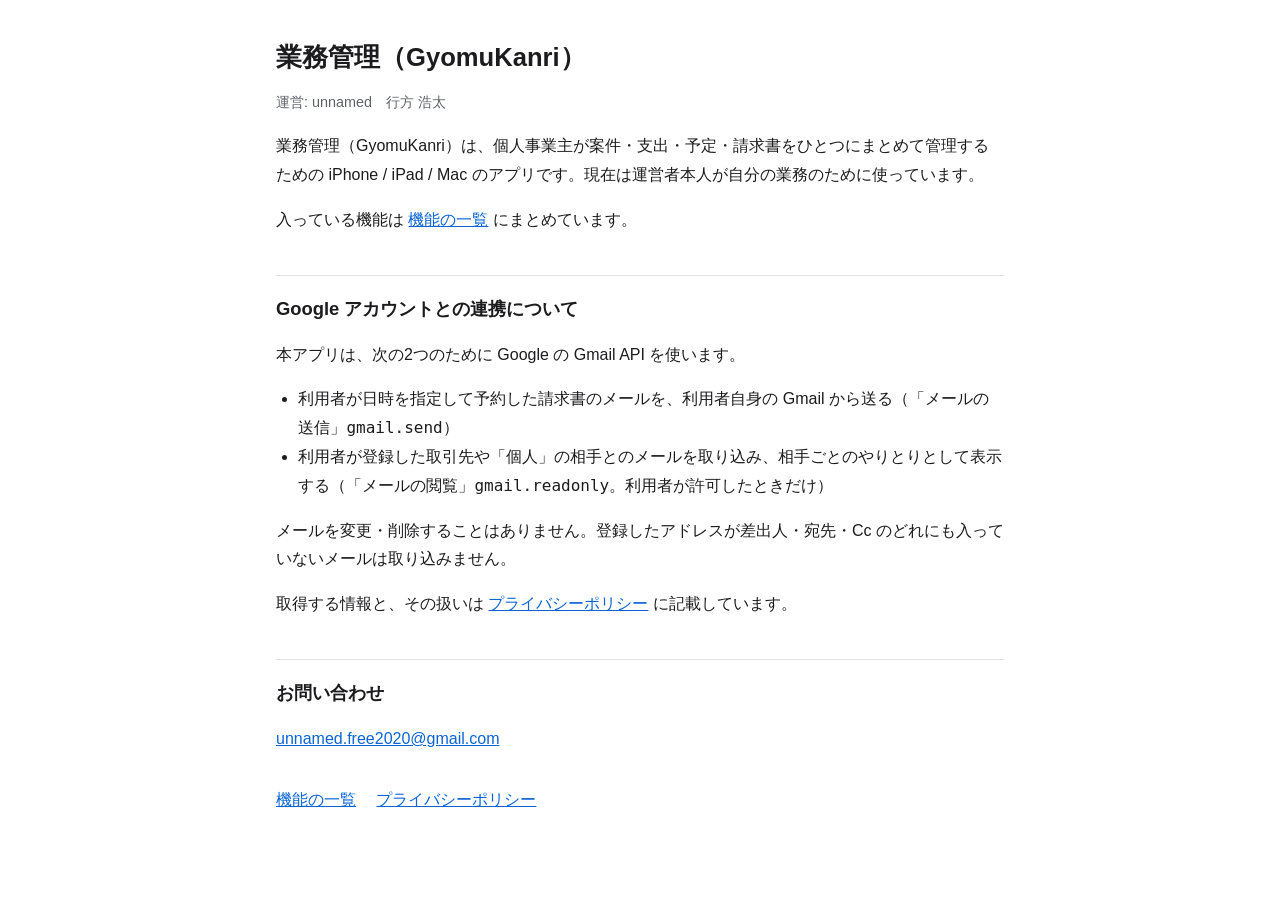
<file: index.html>
<!doctype html>
<html lang="ja">
<head>
  <meta charset="utf-8">
  <meta name="viewport" content="width=device-width, initial-scale=1">
  <title>業務管理（GyomuKanri）</title>
  <link rel="stylesheet" href="style.css">
</head>
<body>
  <main>
    <h1>業務管理（GyomuKanri）</h1>
    <p class="muted">運営: unnamed　行方 浩太</p>

    <p>
      業務管理（GyomuKanri）は、個人事業主が案件・支出・予定・請求書をひとつにまとめて管理するための
      iPhone / iPad / Mac のアプリです。現在は運営者本人が自分の業務のために使っています。
    </p>
    <p>
      入っている機能は <a href="features.html">機能の一覧</a> にまとめています。
    </p>

    <h2>Google アカウントとの連携について</h2>
    <p>
      本アプリは、次の2つのために Google の Gmail API を使います。
    </p>
    <ul>
      <li>利用者が日時を指定して予約した請求書のメールを、利用者自身の Gmail から送る（「メールの送信」<code>gmail.send</code>）</li>
      <li>利用者が登録した取引先や「個人」の相手とのメールを取り込み、相手ごとのやりとりとして表示する（「メールの閲覧」<code>gmail.readonly</code>。利用者が許可したときだけ）</li>
    </ul>
    <p>
      メールを変更・削除することはありません。登録したアドレスが差出人・宛先・Cc のどれにも入っていないメールは取り込みません。
    </p>
    <p>
      取得する情報と、その扱いは <a href="privacy.html">プライバシーポリシー</a> に記載しています。
    </p>

    <h2 id="contact">お問い合わせ</h2>
    <p><a href="mailto:unnamed.free2020@gmail.com">unnamed.free2020@gmail.com</a></p>

    <nav>
      <a href="features.html">機能の一覧</a>
      <a href="privacy.html">プライバシーポリシー</a>
    </nav>
  </main>
</body>
</html>
</file>
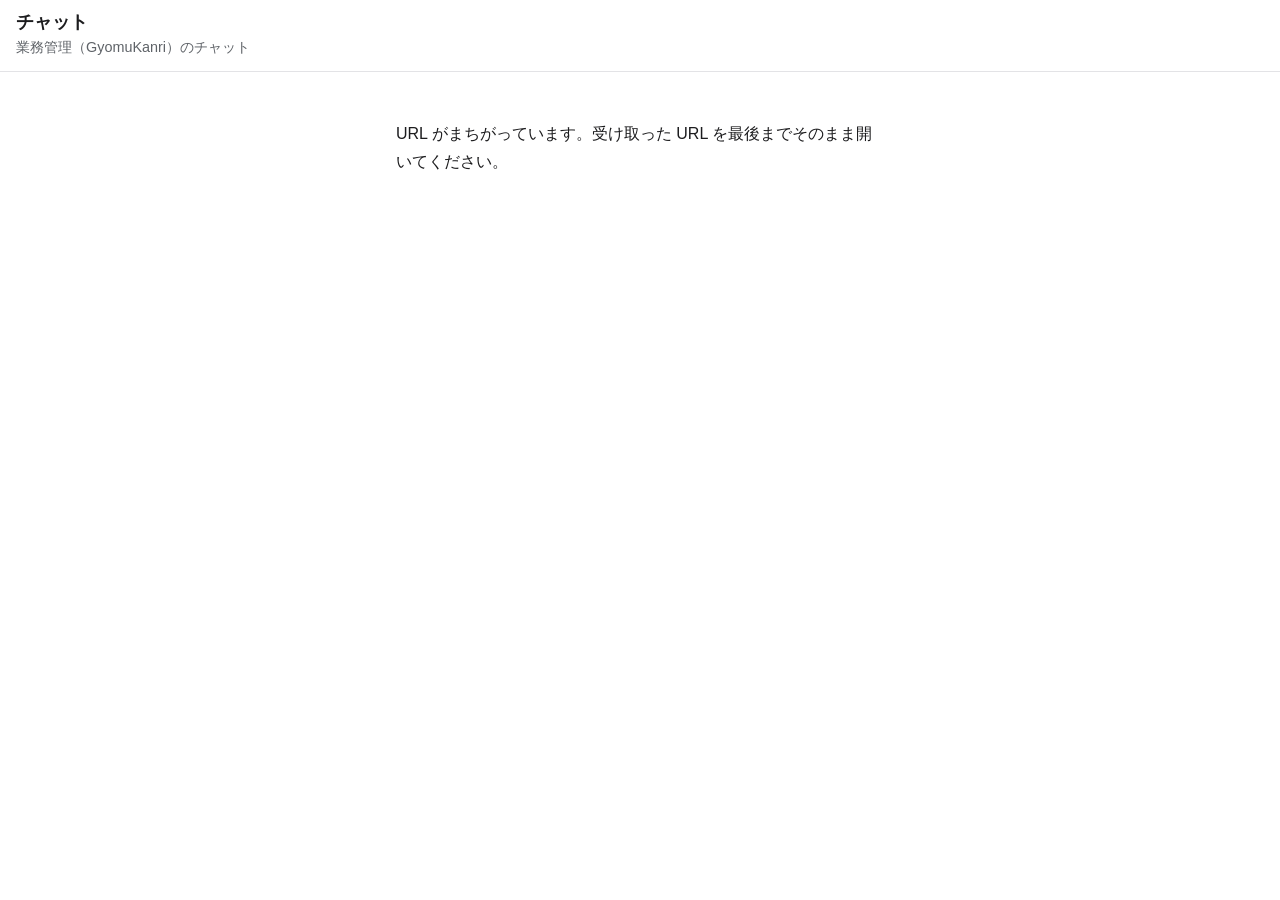
<file: chat.html>
<!doctype html>
<html lang="ja">
<head>
  <meta charset="utf-8">
  <meta name="viewport" content="width=device-width, initial-scale=1, viewport-fit=cover">
  <!-- URL（#以降の合言葉）を受け取った人だけが使うページ。検索に載せない -->
  <meta name="robots" content="noindex, nofollow">
  <meta name="referrer" content="no-referrer">
  <!-- ▲ 読み書きする先は Web チャットの関数だけ（手元で確かめるときだけ localhost）。
       中身は textContent で入れているが、万一の差し込みでもよその宛先へ送れないように絞る -->
  <meta http-equiv="Content-Security-Policy"
        content="default-src 'none'; script-src 'unsafe-inline'; style-src 'self' 'unsafe-inline'; connect-src https://fikjpmotklstfvdvrrxp.supabase.co http://localhost:* http://127.0.0.1:*; img-src 'self' data: blob: https://fikjpmotklstfvdvrrxp.supabase.co http://localhost:* http://127.0.0.1:*; base-uri 'none'; form-action 'none'">
  <title>チャット</title>
  <link rel="stylesheet" href="style.css">
  <style>
    :root {
      --chat-bg: #eef1f5;
      --bubble-owner: #ffffff;
      --bubble-guest: #c9efb4;
      --bubble-text: #1c1c1e;
      --pill: #dfe3e8;
      --pill-text: #3c4043;
      --danger: #b3261e;
    }
    @media (prefers-color-scheme: dark) {
      :root {
        --chat-bg: #17181b;
        --bubble-owner: #2c2d31;
        --bubble-guest: #2f5a28;
        --bubble-text: #f2f2f5;
        --pill: #2c2d31;
        --pill-text: #c4c4ca;
        --danger: #ff8a80;
      }
    }

    /* ▲ id で display を決めた要素（#chat など）は、hidden 属性の display: none に勝ってしまう。必ず隠れるようにする */
    [hidden] { display: none !important; }
    body { display: flex; flex-direction: column; min-height: 100dvh; }
    /* チャットのあいだは画面の高さに収め、やり取りの欄だけをスクロールさせる（入力欄を常に下に出す） */
    body.chat-mode { height: 100dvh; overflow: hidden; }

    header.chat-head {
      position: sticky; top: 0; z-index: 2;
      background: var(--bg); border-bottom: 1px solid var(--rule);
      padding: 10px 16px; padding-top: max(10px, env(safe-area-inset-top));
    }
    .chat-head h1 { font-size: 1.1rem; margin: 0; line-height: 1.4; overflow-wrap: anywhere; }
    .chat-head p { margin: 0; }

    .panel { max-width: 520px; width: 100%; margin: 32px auto; padding: 0 16px; }
    .panel h2 { border-top: none; margin-top: 0; padding-top: 0; }
    .panel label { display: block; font-weight: 600; margin: 16px 0 6px; }
    .panel input {
      width: 100%; font: inherit; font-size: 1.05rem; padding: 10px 12px; min-height: 44px;
      color: var(--text); background: var(--bg); border: 1px solid var(--rule); border-radius: 10px;
    }
    .panel input.code { letter-spacing: 0.4em; font-variant-numeric: tabular-nums; }
    button.primary, button.secondary {
      font: inherit; min-height: 44px; padding: 8px 18px; border-radius: 10px; cursor: pointer;
    }
    button.primary { color: #fff; background: var(--accent); border: 1px solid var(--accent); font-weight: 600; }
    button.primary:disabled { opacity: 0.5; cursor: default; }
    button.secondary { color: var(--accent); background: none; border: 1px solid var(--rule); }
    .panel .actions { margin-top: 16px; display: flex; flex-wrap: wrap; gap: 8px; }
    .error { color: var(--danger); font-size: 0.95rem; margin: 8px 0 0; }

    #chat { flex: 1; display: flex; flex-direction: column; min-height: 0; background: var(--chat-bg); }
    #log {
      flex: 1; overflow-y: auto; padding: 12px 12px 16px;
      display: flex; flex-direction: column; gap: 4px;
    }
    .day-pill {
      align-self: center; margin: 12px 0 6px; padding: 2px 12px; border-radius: 999px;
      background: var(--pill); color: var(--pill-text); font-size: 0.8rem;
    }
    .row { display: flex; align-items: flex-end; gap: 6px; max-width: 100%; }
    .row.guest { flex-direction: row-reverse; }
    .bubble {
      max-width: min(78%, 34em); padding: 8px 12px; border-radius: 16px;
      color: var(--bubble-text); background: var(--bubble-owner);
      white-space: pre-wrap; overflow-wrap: anywhere; line-height: 1.6;
    }
    .row.guest .bubble { background: var(--bubble-guest); }
    .row.owner .bubble { border-bottom-left-radius: 6px; }
    .row.guest .bubble { border-bottom-right-radius: 6px; }
    .meta { font-size: 0.72rem; color: var(--muted); white-space: nowrap; line-height: 1.3; text-align: right; }
    .row.owner .meta { text-align: left; }
    .meta .failed { color: var(--danger); }
    .meta button, footer.chat-foot button {
      font: inherit; color: var(--accent); background: none; border: none; cursor: pointer;
      min-height: 36px; padding: 4px 6px; text-decoration: underline;
    }
    .empty { align-self: center; margin: auto; color: var(--muted); font-size: 0.9rem; text-align: center; padding: 24px; }
    .sr-only {
      position: absolute; width: 1px; height: 1px; padding: 0; margin: -1px;
      overflow: hidden; clip: rect(0 0 0 0); white-space: nowrap; border: 0;
    }

    #newer {
      position: absolute; left: 50%; transform: translateX(-50%); bottom: 88px;
      font: inherit; font-size: 0.85rem; padding: 6px 14px; min-height: 36px; border-radius: 999px;
      color: #fff; background: var(--accent); border: none; cursor: pointer; box-shadow: 0 2px 8px rgba(0,0,0,0.2);
    }

    #banner { margin: 0; padding: 8px 16px; font-size: 0.9rem; background: var(--pill); color: var(--pill-text); }
    #banner button { margin-left: 8px; }

    form.composer {
      display: flex; gap: 8px; align-items: flex-end;
      padding: 8px 12px; padding-bottom: max(8px, env(safe-area-inset-bottom));
      background: var(--bg); border-top: 1px solid var(--rule);
    }
    form.composer textarea {
      flex: 1; min-width: 0; resize: none; font: inherit; line-height: 1.5;
      min-height: 44px; max-height: 40vh; padding: 9px 12px;
      color: var(--text); background: var(--bg); border: 1px solid var(--rule); border-radius: 18px;
    }
    form.composer button { flex: none; border-radius: 18px; }
    .counter { font-size: 0.75rem; color: var(--muted); padding: 0 16px 4px; background: var(--bg); text-align: right; }
    .counter.over { color: var(--danger); }

    /* 添付（画像・ファイル） */
    .bubble.media { padding: 4px; background: transparent; }
    .row .bubble.media { background: transparent; }
    .attach-image {
      display: block; padding: 0; border: none; background: var(--pill); cursor: zoom-in;
      border-radius: 14px; overflow: hidden; max-width: 100%;
    }
    /* 取りに行く前は代わりの文字（alt）と壊れた絵の印を出さない（読み込み中の灰色の箱だけ見せる） */
    .attach-image img:not([src]) { visibility: hidden; }
    .attach-image img { display: block; max-width: min(240px, 60vw); max-height: 320px; min-width: 80px; min-height: 60px; object-fit: cover; }
    .file-card {
      display: flex; align-items: center; gap: 10px; padding: 10px 12px; border-radius: 14px;
      background: var(--bubble-owner); color: var(--bubble-text); max-width: min(78vw, 22em);
    }
    .row.guest .file-card { background: var(--bubble-guest); }
    /* 印の地はやり取りの欄の地の色（吹き出しの色と重ならない。暗い外観では --pill が受けた吹き出しと同じ色） */
    .file-card .icon { flex: none; width: 36px; height: 36px; border-radius: 8px; background: var(--chat-bg); color: var(--pill-text);
      display: flex; align-items: center; justify-content: center; font-size: 0.7rem; font-weight: 700; }
    .file-card .fname { font-weight: 600; overflow-wrap: anywhere; line-height: 1.4; }
    .file-card .fsize { font-size: 0.8rem; color: var(--muted); }
    .file-card button { margin-top: 4px; font: inherit; font-size: 0.85rem; color: var(--accent); background: none; border: none; padding: 4px 0;
      min-height: 32px; cursor: pointer; text-decoration: underline; }
    .lightbox {
      position: fixed; inset: 0; z-index: 10; background: rgba(0, 0, 0, 0.88);
      display: flex; flex-direction: column; align-items: center; justify-content: center; padding: 16px;
      padding-top: max(16px, env(safe-area-inset-top));
    }
    .lightbox img { max-width: 100%; max-height: calc(100dvh - 120px); object-fit: contain; border-radius: 8px; }
    .lightbox-bar { position: absolute; top: max(12px, env(safe-area-inset-top)); right: 12px; display: flex; gap: 8px; }
    .lightbox-bar button {
      font: inherit; color: #fff; background: rgba(255, 255, 255, 0.18); border: none; border-radius: 18px;
      min-height: 44px; padding: 6px 16px; cursor: pointer;
    }
    form.composer .attach {
      flex: none; width: 44px; min-height: 44px; padding: 0; border-radius: 22px;
      display: flex; align-items: center; justify-content: center;
    }
    form.composer .attach svg { width: 22px; height: 22px; }
    #attach-error { margin: 0; padding: 4px 16px 0; background: var(--bg); }

    footer.chat-foot { padding: 6px 16px 10px; background: var(--bg); font-size: 0.75rem; color: var(--muted); line-height: 1.5; }
    footer.chat-foot a { color: var(--muted); }
  </style>
</head>
<body>
  <header class="chat-head">
    <h1 id="title">チャット</h1>
    <p class="muted" id="subtitle">業務管理（GyomuKanri）のチャット</p>
  </header>

  <!-- 読み込み中・見つからない・通信できない -->
  <section id="status" class="panel" role="status" aria-live="polite">
    <p>読み込んでいます…</p>
  </section>

  <!-- 合言葉 -->
  <section id="passcode" class="panel" hidden>
    <h2>合言葉を入れてください</h2>
    <p class="muted">このチャットには合言葉が設定されています。URL を送ってくれた相手から受け取った6桁の数字を入れてください。</p>
    <form id="passcode-form" novalidate>
      <label for="passcode-input">合言葉（6桁の数字）</label>
      <input id="passcode-input" class="code" inputmode="numeric" autocomplete="one-time-code"
             maxlength="6" pattern="[0-9]{6}" required>
      <p id="passcode-error" class="error" role="alert" hidden></p>
      <div class="actions"><button type="submit" class="primary" id="passcode-submit">開く</button></div>
    </form>
  </section>

  <!-- 名前 -->
  <section id="name" class="panel" hidden>
    <h2>お名前を入れてください</h2>
    <p class="muted" id="name-help">チャットの相手に表示されます。</p>
    <form id="name-form" novalidate>
      <label for="name-input">お名前</label>
      <input id="name-input" autocomplete="name" required>
      <p id="name-error" class="error" role="alert" hidden></p>
      <div class="actions">
        <button type="submit" class="primary" id="name-submit">はじめる</button>
        <button type="button" class="secondary" id="name-cancel" hidden>やめる</button>
      </div>
    </form>
  </section>

  <!-- チャット -->
  <section id="chat" hidden>
    <p id="banner" role="status" hidden></p>
    <div style="position: relative; flex: 1; display: flex; flex-direction: column; min-height: 0;">
      <div id="log" role="log" aria-live="polite" aria-relevant="additions text" aria-label="やり取り"></div>
      <button type="button" id="newer" hidden>新しいメッセージ ↓</button>
    </div>
    <div id="counter" class="counter" hidden></div>
    <p id="attach-error" class="error" role="alert" hidden></p>
    <form class="composer" id="composer" novalidate>
      <button type="button" class="secondary attach" id="attach" aria-label="画像・ファイルを送る" title="画像・ファイルを送る">
        <svg viewBox="0 0 24 24" fill="none" stroke="currentColor" stroke-width="2" stroke-linecap="round" stroke-linejoin="round" aria-hidden="true">
          <path d="M21.44 11.05l-9.19 9.19a6 6 0 0 1-8.49-8.49l9.19-9.19a4 4 0 0 1 5.66 5.66l-9.2 9.19a2 2 0 0 1-2.83-2.83l8.49-8.48"/>
        </svg>
      </button>
      <input type="file" id="file-input" multiple hidden
             accept="image/*,.jpg,.jpeg,.png,.gif,.webp,.heic,.heif,.pdf,.txt,.csv,.zip,.doc,.docx,.xls,.xlsx,.ppt,.pptx">
      <label for="text" class="sr-only">メッセージ</label>
      <textarea id="text" rows="1" placeholder="メッセージを入力" enterkeyhint="enter"></textarea>
      <button type="submit" class="primary" id="send">送信</button>
    </form>
    <footer class="chat-foot">
      <span id="me"></span><button type="button" id="rename" hidden>名前を変える</button>
      やり取りは業務管理（GyomuKanri）のサーバーに保存され、相手のアプリに表示されます。
      <a href="privacy.html" target="_blank" rel="noopener">プライバシーポリシー</a>
    </footer>
  </section>

  <script>
  (() => {
    "use strict";

    // ▲ 合言葉は URL の # 以降に置く。# 以降はブラウザから GitHub のサーバーへ送られないので、
    //   このページの置き場所には残らない。関数へも**本文**に入れて送る（パスに置くとアクセスログに残る）
    const API = "https://fikjpmotklstfvdvrrxp.supabase.co/functions/v1/webchat";
    const TOKEN_PATTERN = /^[A-Za-z0-9_-]{43}$/;
    const ZONE = "Asia/Tokyo";
    const POLL_MS = 15000;
    const MAX_CHARS = 5000;   // サーバー（checkSendText）と同じ。数えるのはコードポイント
    const MAX_NAME = 50;

    // 添付（第2段）。▲ 許可リスト・上限・断りの文は**サーバー（_shared/webchat.ts）とアプリと同じ**。片方だけ直さないこと。
    // 種類は拡張子から決める（ブラウザの file.type は OS で揺れる ―― CSV が application/vnd.ms-excel になる等）
    const IMAGE_MAX = 10 * 1024 * 1024;
    const FILE_MAX = 20 * 1024 * 1024;
    const NAME_MAX = 200;              // コードポイント
    const REENCODE_EDGE = 2560;        // 画像を描き直すときの長い辺
    const REENCODE_QUALITY = 0.85;
    const ALLOWED = {
      jpg: ["image/jpeg", "image"], jpeg: ["image/jpeg", "image"], png: ["image/png", "image"],
      gif: ["image/gif", "image"], webp: ["image/webp", "image"], heic: ["image/heic", "image"], heif: ["image/heif", "image"],
      pdf: ["application/pdf", "file"], txt: ["text/plain", "file"], csv: ["text/csv", "file"], zip: ["application/zip", "file"],
      doc: ["application/msword", "file"],
      docx: ["application/vnd.openxmlformats-officedocument.wordprocessingml.document", "file"],
      xls: ["application/vnd.ms-excel", "file"],
      xlsx: ["application/vnd.openxmlformats-officedocument.spreadsheetml.sheet", "file"],
      ppt: ["application/vnd.ms-powerpoint", "file"],
      pptx: ["application/vnd.openxmlformats-officedocument.presentationml.presentation", "file"],
    };
    const TOO_LARGE = "画像は 10MB まで、ファイルは 20MB までです。";
    const NOT_ALLOWED = "この種類のファイルは送れません（画像・PDF・Word・Excel・PowerPoint・テキスト・CSV・ZIP）。";

    const $ = (id) => document.getElementById(id);
    const sections = ["status", "passcode", "name", "chat"];

    // 手元で確かめるとき（localhost）だけ、?api= で読み書きする先を差し替えられる
    let apiURL = API;
    if (["localhost", "127.0.0.1"].includes(location.hostname)) {
      const override = new URLSearchParams(location.search).get("api");
      if (override) apiURL = override;
    }

    // 壊れた断片（#% など）で例外を投げると「読み込んでいます…」のまま固まるので、読めなければ空にする（＝見つからない）
    let token = "";
    try { token = decodeURIComponent(location.hash.slice(1)); } catch { token = ""; }
    let ticket = null;
    let title = "";
    let guestName = null;
    let messages = [];            // サーバーから来た行（古い順）
    let pending = [];             // 送っている途中・送れなかった行 { clientMessageId, body, failed }
    let lastReadByOwnerAt = null;
    let pollTimer = null;
    let polling = false;
    let stopped = false;

    // ---------- 入場券（合言葉を通ったしるし）。保存できないブラウザでも動くように、読み書きは必ず try で包む ----------
    let ticketKey = null;
    async function deriveTicketKey() {
      // 合言葉そのものを保存の鍵にしない（ブラウザの保存領域を覗かれても URL が分からないように、ハッシュの頭だけ使う）
      try {
        const digest = await crypto.subtle.digest("SHA-256", new TextEncoder().encode(token));
        const hex = [...new Uint8Array(digest)].slice(0, 12).map((b) => b.toString(16).padStart(2, "0")).join("");
        ticketKey = "gyomu-webchat:" + hex;
      } catch { ticketKey = null; }
    }
    function loadTicket() {
      if (!ticketKey) return null;
      try {
        const raw = localStorage.getItem(ticketKey);
        if (!raw) return null;
        const saved = JSON.parse(raw);
        if (!saved || typeof saved.ticket !== "string") return null;
        if (saved.expiresAt && Date.parse(saved.expiresAt) <= Date.now()) { clearTicket(); return null; }
        return saved.ticket;
      } catch { return null; }
    }
    function saveTicket(value, expiresAt) {
      ticket = value;
      if (!ticketKey) return;
      try { localStorage.setItem(ticketKey, JSON.stringify({ ticket: value, expiresAt })); } catch { /* 保存できなくてもこの画面では使える */ }
    }
    function clearTicket() {
      ticket = null;
      if (!ticketKey) return;
      try { localStorage.removeItem(ticketKey); } catch { /* 何もしない */ }
    }

    // ---------- 通信 ----------
    class ApiError extends Error {
      constructor(status, body) {
        super((body && body.error) || "通信に失敗しました。");
        this.status = status;
        this.body = body || {};
      }
    }
    async function call(action, payload = {}) {
      let response;
      try {
        response = await fetch(apiURL, {
          method: "POST",
          headers: { "Content-Type": "application/json" },
          body: JSON.stringify({ action, token, ...(ticket ? { ticket } : {}), ...payload }),
          cache: "no-store",
          credentials: "omit",
          referrerPolicy: "no-referrer",
        });
      } catch {
        throw new ApiError(0, { error: "つながりません。電波の状態を確かめて、もう一度お試しください。" });
      }
      let body = null;
      try { body = await response.json(); } catch { body = null; }
      if (!response.ok) throw new ApiError(response.status, body);
      return body || {};
    }

    // どの操作でも同じ扱いにする失敗（見つからない・合言葉が要る・名前が要る）。扱えたら true
    function handleCommonError(error) {
      if (error.status === 404) { showNotFound(error.message); return true; }
      if (error.status === 401 && error.body.needsPasscode) { clearTicket(); showPasscode(); return true; }
      if (error.status === 409 && error.body.needsName) { showName(); return true; }
      return false;
    }

    // ---------- 画面の切り替え ----------
    function show(id) {
      for (const s of sections) $(s).hidden = s !== id;
      document.body.classList.toggle("chat-mode", id === "chat");
    }
    function setTitle(text) {
      title = text || "";
      const heading = title ? `${title} とのチャット` : "チャット";
      $("title").textContent = heading;
      document.title = heading;
    }
    function showStatus(message, retry) {
      stopPolling();
      show("status");
      const el = $("status");
      el.replaceChildren();
      const p = document.createElement("p");
      p.textContent = message;
      el.appendChild(p);
      if (retry) {
        const button = document.createElement("button");
        button.type = "button";
        button.className = "secondary";
        button.textContent = "もう一度読み込む";
        button.addEventListener("click", start);
        el.appendChild(button);
      }
    }
    function showNotFound(message) {
      stopped = true;
      clearTicket();
      setTitle("");
      showStatus(message || "このチャットは見つかりません。URL が止められたか、まちがっています。", false);
    }
    function showPasscode(errorText) {
      stopPolling();
      setTitle("");
      show("passcode");
      const err = $("passcode-error");
      err.hidden = !errorText;
      err.textContent = errorText || "";
      $("passcode-input").focus();
    }
    function showName() {
      stopPolling();
      show("name");
      $("name-help").textContent = title
        ? `${title} さんに表示されます。あとから変えることもできます。`
        : "チャットの相手に表示されます。";
      $("name-input").value = guestName || "";
      $("name-submit").textContent = guestName ? "変える" : "はじめる";
      $("name-cancel").hidden = !guestName;
      $("name-input").focus();
    }
    function showChat() {
      show("chat");
      $("me").textContent = guestName ? `あなたの名前: ${guestName}` : "";
      $("rename").hidden = !guestName;
      updateComposer();
      render(true);
      startPolling();
    }

    // ---------- 始める ----------
    async function start() {
      stopped = false;
      if (!TOKEN_PATTERN.test(token)) {
        showNotFound("URL がまちがっています。受け取った URL を最後までそのまま開いてください。");
        return;
      }
      showStatus("読み込んでいます…", false);
      await deriveTicketKey();
      ticket = loadTicket();
      try {
        const opened = await call("open");
        if (opened.needsPasscode) { clearTicket(); showPasscode(); return; }
        setTitle(opened.title);
        guestName = opened.guestName || null;
        if (!guestName) { showName(); return; }
        await refresh(true);
        showChat();
      } catch (error) {
        if (handleCommonError(error)) return;
        showStatus(error.message, true);
      }
    }

    $("passcode-form").addEventListener("submit", async (event) => {
      event.preventDefault();
      const input = $("passcode-input");
      const value = input.value.replace(/[０-９]/g, (c) => String.fromCharCode(c.charCodeAt(0) - 0xfee0)).trim();
      if (!/^[0-9]{6}$/.test(value)) { showPasscode("6桁の数字を入れてください。"); return; }
      const submit = $("passcode-submit");
      submit.disabled = true;
      try {
        const result = await call("unlock", { passcode: value });
        saveTicket(result.ticket, result.expiresAt);
        input.value = "";
        await start();
      } catch (error) {
        if (error.status === 404) { showNotFound(error.message); return; }
        if (error.status === 429 && error.body.retryAfter) {
          const minutes = Math.max(1, Math.ceil(error.body.retryAfter / 60));
          showPasscode(`${error.message}（あと${minutes}分ほど）`);
        } else {
          showPasscode(error.message);
        }
        input.select();
      } finally {
        submit.disabled = false;
      }
    });

    $("rename").addEventListener("click", () => showName());
    $("name-cancel").addEventListener("click", () => showChat());

    $("name-form").addEventListener("submit", async (event) => {
      event.preventDefault();
      const value = $("name-input").value.trim();
      const err = $("name-error");
      if (!value || [...value].length > MAX_NAME) {
        err.hidden = false;
        err.textContent = `お名前は1〜${MAX_NAME}文字で入れてください。`;
        return;
      }
      err.hidden = true;
      const submit = $("name-submit");
      submit.disabled = true;
      try {
        const result = await call("profile", { name: value });
        guestName = result.guestName || value;
        await refresh(true);
        showChat();
      } catch (error) {
        if (error.status === 404 || (error.status === 401 && error.body.needsPasscode)) { handleCommonError(error); return; }
        err.hidden = false;
        err.textContent = error.message;
      } finally {
        submit.disabled = false;
      }
    });

    // ---------- 読み込みと見回り ----------
    // ▲ 差分の起点（listCursor）は **list が返した行だけ**から進める。手元の最後の行（自分が送った行を含む）から
    //   取っていたころは、「相手が送る → こちらが送る → 見回り」の順で相手の1通が永久に落ち、しかもその行に
    //   「既読」が付いた（markRead）。自分の行は次の list でも返ってくるので、id で畳めば二重にならない
    let listCursor = null;
    function advanceCursor(rows) {
      for (const m of rows) {
        const at = Date.parse(m.sentAt);
        if (!Number.isNaN(at) && (listCursor === null || at > listCursor)) listCursor = at;
      }
    }
    // full: 初めから読む（after なし）。見回りは after つきで差分だけ。
    // 戻り値は「画面を描き直す必要があるか」と、新しく増えた行の数
    async function refresh(full) {
      const markRead = document.visibilityState === "visible";
      // 同じ時刻の行（サーバーは sent_at > after で返す）と、ミリ秒より細かい時刻の切り捨てで落とさないよう 1ms 戻す。
      // 重なって返ってきた行は id で畳む
      const after = full || listCursor === null ? null : new Date(listCursor - 1).toISOString();
      const result = await call("list", { ...(after ? { after } : {}), markRead });
      const before = { title, guestName, lastReadByOwnerAt };
      if (result.title) setTitle(result.title);
      if (result.guestName) guestName = result.guestName;
      lastReadByOwnerAt = result.lastReadByOwnerAt || null;
      const incoming = Array.isArray(result.messages) ? result.messages : [];
      let added = 0;
      if (full) {
        listCursor = null;
        added = incoming.length;
        messages = incoming.slice();
      } else {
        const known = new Set(messages.map((m) => m.id));
        for (const m of incoming) if (!known.has(m.id)) { messages.push(m); added += 1; }
      }
      advanceCursor(incoming);
      messages.sort((a, b) => Date.parse(a.sentAt) - Date.parse(b.sentAt));
      const changed = full || added > 0 || before.lastReadByOwnerAt !== lastReadByOwnerAt
        || before.title !== title || before.guestName !== guestName;
      return { changed, added };
    }
    async function poll() {
      if (polling || stopped || document.visibilityState !== "visible") return;
      polling = true;
      try {
        const nearBottom = isNearBottom();
        const { changed, added } = await refresh(false);
        hideBanner();
        // ▲ 何も変わっていなければ描き直さない。やり取りの欄は読み上げの対象（role=log）なので、
        //   15秒ごとに中身を作り直すと、読み上げを使う人に会話全体が繰り返し読まれる
        if (changed) render(nearBottom);
        if (added && !nearBottom) $("newer").hidden = false;
      } catch (error) {
        if (!handleCommonError(error)) showBanner(error.message, true);
      } finally {
        polling = false;
      }
    }
    function startPolling() {
      stopPolling();
      if (stopped) return;
      pollTimer = setInterval(poll, POLL_MS);
    }
    function stopPolling() {
      if (pollTimer) clearInterval(pollTimer);
      pollTimer = null;
    }
    // 画面が隠れているあいだは読みに行かない（読んでいないのに「既読」を付けないため）。戻ったらすぐ読む
    document.addEventListener("visibilitychange", () => {
      if ($("chat").hidden) return;
      if (document.visibilityState === "visible") { poll(); startPolling(); } else { stopPolling(); }
    });

    function showBanner(message, retry) {
      const el = $("banner");
      el.replaceChildren(document.createTextNode(message));
      if (retry) {
        const button = document.createElement("button");
        button.type = "button";
        button.className = "secondary";
        button.textContent = "もう一度";
        button.addEventListener("click", poll);
        el.appendChild(button);
      }
      el.hidden = false;
    }
    function hideBanner() { $("banner").hidden = true; }

    // ---------- 描く（中身はすべて textContent。相手が何を書いても HTML にしない） ----------
    const dayFormatter = new Intl.DateTimeFormat("ja-JP", { timeZone: ZONE, year: "numeric", month: "long", day: "numeric", weekday: "short" });
    const dayKeyFormatter = new Intl.DateTimeFormat("en-CA", { timeZone: ZONE, year: "numeric", month: "2-digit", day: "2-digit" });
    const timeFormatter = new Intl.DateTimeFormat("ja-JP", { timeZone: ZONE, hour: "2-digit", minute: "2-digit", hour12: false });

    function isNearBottom() {
      const log = $("log");
      return log.scrollHeight - log.scrollTop - log.clientHeight < 80;
    }
    // いちばん下を見ているか。画像は読み終わってから高さが決まるので、読み終わったときにこれが true なら下へ送り直す
    let pinnedToBottom = true;
    function scrollToBottom() {
      const log = $("log");
      log.scrollTop = log.scrollHeight;
      pinnedToBottom = true;
      $("newer").hidden = true;
    }
    $("newer").addEventListener("click", scrollToBottom);
    $("log").addEventListener("scroll", () => {
      pinnedToBottom = isNearBottom();
      if (pinnedToBottom) $("newer").hidden = true;
    });

    // body は文字か、添付を描いた Node
    function bubbleRow(kind, body, metaParts) {
      const row = document.createElement("div");
      row.className = `row ${kind}`;
      const bubble = document.createElement("div");
      bubble.className = body instanceof Node ? "bubble media" : "bubble";
      const who = document.createElement("span");
      who.className = "sr-only";
      who.textContent = kind === "guest" ? "あなた: " : `${title || "相手"}: `;
      bubble.appendChild(who);
      bubble.appendChild(body instanceof Node ? body : document.createTextNode(body));
      const meta = document.createElement("div");
      meta.className = "meta";
      for (const part of metaParts) {
        if (part instanceof Node) meta.appendChild(part);
        else { const line = document.createElement("div"); line.textContent = part; meta.appendChild(line); }
      }
      row.append(bubble, meta);
      return row;
    }

    function render(stickToBottom) {
      const log = $("log");
      log.replaceChildren();
      if (!messages.length && !pending.length) {
        const empty = document.createElement("p");
        empty.className = "empty";
        empty.textContent = title
          ? `${title} さんとのやり取りがここに並びます。下の欄からメッセージを送れます。`
          : "やり取りがここに並びます。";
        log.appendChild(empty);
        return;
      }
      const readUpTo = lastReadByOwnerAt ? Date.parse(lastReadByOwnerAt) : null;
      let lastDay = null;
      for (const m of messages) {
        const at = new Date(m.sentAt);
        const dayKey = dayKeyFormatter.format(at);
        if (dayKey !== lastDay) {
          lastDay = dayKey;
          const pill = document.createElement("div");
          pill.className = "day-pill";
          pill.textContent = dayFormatter.format(at);
          log.appendChild(pill);
        }
        const kind = m.from === "guest" ? "guest" : "owner";
        const parts = [];
        if (kind === "guest" && readUpTo !== null && at.getTime() <= readUpTo) parts.push("既読");
        parts.push(timeFormatter.format(at));
        log.appendChild(bubbleRow(kind, attachmentNode(m) || m.body, parts));
      }
      for (const p of pending) {
        const content = p.attachment ? pendingAttachmentNode(p) : p.body;
        if (p.failed) {
          const failed = document.createElement("div");
          const label = document.createElement("span");
          label.className = "failed";
          label.textContent = p.error || "送れませんでした";
          const retry = document.createElement("button");
          retry.type = "button";
          retry.textContent = "もう一度送る";
          retry.addEventListener("click", () => sendPending(p));
          const discard = document.createElement("button");
          discard.type = "button";
          discard.textContent = "取り消す";
          discard.style.marginLeft = "8px";
          discard.addEventListener("click", () => {
            pending = pending.filter((x) => x !== p);
            if (p.previewURL) URL.revokeObjectURL(p.previewURL);
            render(false);
          });
          failed.append(label, document.createElement("br"), retry, discard);
          log.appendChild(bubbleRow("guest", content, [failed]));
        } else {
          const status = document.createElement("div");
          status.textContent = p.attachment ? progressText(p) : "送信中…";
          p.statusEl = status;
          log.appendChild(bubbleRow("guest", content, [status]));
        }
      }
      if (stickToBottom) scrollToBottom();
    }

    // ---------- 送る ----------
    const textEl = $("text");
    function updateComposer() {
      // 打った分だけ欄を伸ばす（上限は画面の4割。CSS の max-height）
      if (textEl.offsetParent !== null) {
        textEl.style.height = "auto";
        textEl.style.height = textEl.scrollHeight + 2 + "px";
      }
      const count = [...textEl.value].length;
      const counter = $("counter");
      counter.hidden = count < MAX_CHARS - 500;
      counter.textContent = `${count} / ${MAX_CHARS}`;
      counter.classList.toggle("over", count > MAX_CHARS);
      $("send").disabled = !textEl.value.trim() || count > MAX_CHARS;
    }
    textEl.addEventListener("input", updateComposer);
    // パソコンでは ⌘/Ctrl + Enter で送る（Enter だけは改行。日本語の変換の確定と取り違えない）
    textEl.addEventListener("keydown", (event) => {
      if (event.key === "Enter" && (event.metaKey || event.ctrlKey) && !event.isComposing) {
        event.preventDefault();
        $("composer").requestSubmit();
      }
    });

    $("composer").addEventListener("submit", (event) => {
      event.preventDefault();
      const body = textEl.value.trim();
      if (!body || [...body].length > MAX_CHARS) return;
      const item = { clientMessageId: crypto.randomUUID(), body, failed: false };
      showAttachError(null); // 前に断ったファイルの話は、次に何か送った時点で消す
      pending.push(item);
      textEl.value = "";
      updateComposer();
      render(true);
      sendPending(item);
    });

    // ---------- 添付（画像・ファイル） ----------
    function formatSize(bytes) {
      if (bytes >= 1024 * 1024) return `${(bytes / 1024 / 1024).toFixed(1)}MB`;
      if (bytes >= 1024) return `${Math.round(bytes / 1024)}KB`;
      return `${bytes}B`;
    }
    function extensionOf(name) {
      const i = name.lastIndexOf(".");
      return i > 0 ? name.slice(i + 1).toLowerCase() : "";
    }
    // 名前は 200 コードポイントまで。拡張子を残して前を詰める
    function fitName(name) {
      const chars = [...name];
      if (chars.length <= NAME_MAX) return name;
      const ext = extensionOf(name);
      const keep = NAME_MAX - (ext ? ext.length + 1 : 0);
      return chars.slice(0, keep).join("") + (ext ? "." + ext : "");
    }
    // ▲ 読める画像は長い辺 2560px の JPEG に描き直す。写真の中の位置情報（撮った場所）などを落とし、大きさも減らすため。
    //   GIF（動く）と、このブラウザが読めない画像（HEIC など）はそのまま送る
    async function reencodeImage(file) {
      try {
        const bitmap = await createImageBitmap(file, { imageOrientation: "from-image" });
        const scale = Math.min(1, REENCODE_EDGE / Math.max(bitmap.width, bitmap.height));
        const w = Math.max(1, Math.round(bitmap.width * scale));
        const h = Math.max(1, Math.round(bitmap.height * scale));
        const canvas = document.createElement("canvas");
        canvas.width = w;
        canvas.height = h;
        const ctx = canvas.getContext("2d");
        ctx.fillStyle = "#ffffff"; // 透明な PNG は白地に（JPEG は透明を持てない）
        ctx.fillRect(0, 0, w, h);
        ctx.drawImage(bitmap, 0, 0, w, h);
        if (bitmap.close) bitmap.close();
        return await new Promise((resolve) => canvas.toBlob(resolve, "image/jpeg", REENCODE_QUALITY));
      } catch {
        return null;
      }
    }
    async function prepareAttachment(file) {
      const entry = ALLOWED[extensionOf(file.name)];
      if (!entry) throw new Error(NOT_ALLOWED);
      let [mimeType, type] = entry;
      let blob = file;
      let name = fitName(file.name);
      if (type === "image" && mimeType !== "image/gif") {
        const redrawn = await reencodeImage(file);
        if (redrawn) {
          blob = redrawn;
          mimeType = "image/jpeg";
          name = fitName(name.replace(/\.[^.]+$/, "") + ".jpg");
        }
      }
      if (blob.size === 0) throw new Error("空のファイルは送れません。");
      if (blob.size > (type === "image" ? IMAGE_MAX : FILE_MAX)) throw new Error(TOO_LARGE);
      return { blob, name, mimeType, type, size: blob.size };
    }
    function showAttachError(message) {
      const el = $("attach-error");
      el.textContent = message || "";
      el.hidden = !message;
    }
    $("attach").addEventListener("click", () => { showAttachError(null); $("file-input").click(); });
    $("file-input").addEventListener("change", async (event) => {
      const files = [...event.target.files];
      event.target.value = ""; // 同じファイルをもう一度選べるように
      for (const file of files) {
        let prepared;
        try {
          prepared = await prepareAttachment(file);
        } catch (error) {
          showAttachError(`${file.name}: ${error.message}`);
          continue;
        }
        const item = {
          clientMessageId: crypto.randomUUID(), attachment: true, failed: false,
          ...prepared, body: prepared.type === "image" ? "[画像]" : `[ファイル] ${prepared.name}`,
          previewURL: prepared.type === "image" ? URL.createObjectURL(prepared.blob) : null,
          uploadId: null, uploaded: false, progress: 0,
        };
        pending.push(item);
        render(true);
        await sendPending(item); // 1つずつ順に送る（並べると順番が入れ替わる）
      }
    });

    function progressText(p) {
      return p.uploaded ? "送信中…" : `送信中… ${Math.round(p.progress * 100)}%`;
    }
    // 上げる。進み具合が分かるように XMLHttpRequest で（fetch には上げる側の進み具合が無い）
    function putFile(url, item) {
      return new Promise((resolve, reject) => {
        const xhr = new XMLHttpRequest();
        xhr.open("PUT", url);
        xhr.setRequestHeader("Content-Type", item.mimeType);
        xhr.upload.onprogress = (e) => {
          if (!e.lengthComputable) return;
          item.progress = e.loaded / e.total;
          if (item.statusEl) item.statusEl.textContent = progressText(item);
        };
        xhr.onload = () => (xhr.status >= 200 && xhr.status < 300)
          ? resolve()
          : reject(new ApiError(xhr.status, { error: "ファイルを上げられませんでした。もう一度お試しください。", uploadFailed: true }));
        xhr.onerror = () => reject(new ApiError(0, { error: "つながりません。電波の状態を確かめて、もう一度お試しください。", uploadFailed: true }));
        xhr.send(item.blob);
      });
    }

    // 署名つきの URL（5分）。同じ行は期限まで使い回す（描き直すたびに取り直さない）
    const fileURLs = new Map(); // messageId → { url, expiresAt }
    async function fileURL(messageId) {
      const cached = fileURLs.get(messageId);
      if (cached && cached.expiresAt - Date.now() > 30000) return cached.url;
      const result = await call("file", { messageId });
      const expiresAt = Date.parse(result.expiresAt) || (Date.now() + 240000);
      fileURLs.set(messageId, { url: result.url, expiresAt });
      return result.url;
    }
    function fileCard(name, size, onOpen) {
      const card = document.createElement("div");
      card.className = "file-card";
      const icon = document.createElement("div");
      icon.className = "icon";
      icon.setAttribute("aria-hidden", "true");
      icon.textContent = (extensionOf(name) || "FILE").toUpperCase().slice(0, 4);
      const info = document.createElement("div");
      const fname = document.createElement("div");
      fname.className = "fname";
      fname.textContent = name;
      const fsize = document.createElement("div");
      fsize.className = "fsize";
      fsize.textContent = formatSize(size || 0);
      info.append(fname, fsize);
      if (onOpen) {
        const button = document.createElement("button");
        button.type = "button";
        button.textContent = "ダウンロード";
        button.addEventListener("click", onOpen);
        info.appendChild(button);
      }
      card.append(icon, info);
      return card;
    }
    // ▲ ダウンロードは**中身を受け取ってから**手元で保存させる。署名つき URL へページごと移ると、
    //   Storage が失敗（期限切れなど）を返したときにチャットのページから離れてしまう。
    //   新しいタブで開くのは、await のあとだとポップアップとして止められる
    async function downloadAttachment(messageId, name) {
      try {
        const response = await fetch(await fileURL(messageId), { cache: "no-store", credentials: "omit" });
        if (!response.ok) throw new ApiError(response.status, { error: "取り出せませんでした。もう一度お試しください。" });
        const objectURL = URL.createObjectURL(await response.blob());
        const link = document.createElement("a");
        link.href = objectURL;
        link.download = name;
        document.body.appendChild(link);
        link.click();
        link.remove();
        setTimeout(() => URL.revokeObjectURL(objectURL), 60000);
      } catch (error) {
        if (!(error instanceof ApiError) || !handleCommonError(error)) showBanner(error.message, false);
      }
    }

    // ▲ 画像は**見えたときだけ**署名つき URL を取りに行く。全部いっぺんに取ると、画像の多い会話を開いた瞬間に
    //   関数への要求と原寸の画像（無料プランでは縮小できない）が何十本も走る
    const imageObserver = "IntersectionObserver" in window
      ? new IntersectionObserver((entries) => {
          for (const entry of entries) {
            if (!entry.isIntersecting) continue;
            imageObserver.unobserve(entry.target);
            const load = entry.target._load;
            if (load) load();
          }
        }, { root: $("log"), rootMargin: "400px 0px" })
      : null;

    // 画像を大きく見る（ページの中に重ねる。新しいタブで開くと、URL の期限が切れていると開けない）
    function showLightbox(src, name, messageId) {
      const overlay = document.createElement("div");
      overlay.className = "lightbox";
      overlay.setAttribute("role", "dialog");
      overlay.setAttribute("aria-label", `画像（${name}）`);
      const img = document.createElement("img");
      img.src = src;
      img.alt = `画像（${name}）`;
      const bar = document.createElement("div");
      bar.className = "lightbox-bar";
      const save = document.createElement("button");
      save.type = "button";
      save.textContent = "保存";
      save.addEventListener("click", () => downloadAttachment(messageId, name));
      const close = document.createElement("button");
      close.type = "button";
      close.textContent = "閉じる";
      const dismiss = () => { overlay.remove(); document.removeEventListener("keydown", onKey); };
      const onKey = (event) => { if (event.key === "Escape") dismiss(); };
      close.addEventListener("click", dismiss);
      overlay.addEventListener("click", (event) => { if (event.target === overlay) dismiss(); });
      document.addEventListener("keydown", onKey);
      bar.append(save, close);
      overlay.append(bar, img);
      document.body.appendChild(overlay);
      close.focus();
    }

    // サーバーから来た行の添付。知らない形なら null（置き換えの文字の吹き出しになる）
    function attachmentNode(m) {
      const a = m.attachment;
      if (!a || (a.type !== "image" && a.type !== "file")) return null;
      const name = typeof a.name === "string" && a.name ? a.name : (a.type === "image" ? "画像" : "ファイル");
      const download = () => downloadAttachment(m.id, name);
      if (a.type === "file") return fileCard(name, a.size, download);
      const button = document.createElement("button");
      button.type = "button";
      button.className = "attach-image";
      const img = document.createElement("img");
      img.alt = `画像（${name}）`;
      img.decoding = "async";
      img.loading = "lazy";
      button.appendChild(img);
      // ブラウザが読めない画像（HEIC など）はファイルとして渡す
      img.addEventListener("error", () => button.replaceWith(fileCard(name, a.size, download)), { once: true });
      img.addEventListener("load", () => { if (pinnedToBottom) scrollToBottom(); }, { once: true });
      button._load = () => fileURL(m.id)
        .then((url) => { img.src = url; })
        .catch(() => button.replaceWith(fileCard(name, a.size, download)));
      if (imageObserver) imageObserver.observe(button); else button._load();
      button.addEventListener("click", () => { if (img.currentSrc) showLightbox(img.currentSrc, name, m.id); });
      return button;
    }
    function pendingAttachmentNode(p) {
      if (p.type === "image" && p.previewURL) {
        const wrap = document.createElement("div");
        wrap.className = "attach-image";
        const img = document.createElement("img");
        img.alt = `送っている画像（${p.name}）`;
        img.src = p.previewURL;
        wrap.appendChild(img);
        return wrap;
      }
      return fileCard(p.name, p.size, null);
    }
    function finishPending(item, result) {
      pending = pending.filter((x) => x !== item);
      if (item.previewURL) URL.revokeObjectURL(item.previewURL);
      if (result.message && !messages.some((m) => m.id === result.message.id)) messages.push(result.message);
      render(true);
    }

    async function sendPending(item) {
      item.failed = false;
      render(true);
      if (item.attachment) {
        try {
          // ▲ 上げ終わっていれば送るだけをやり直す。送り直しも同じ clientMessageId（サーバーが2通にしない）
          if (!item.uploaded) {
            const slot = await call("upload", {
              name: item.name, mimeType: item.mimeType, size: item.size, clientMessageId: item.clientMessageId,
            });
            item.uploadId = slot.uploadId;
            await putFile(slot.uploadUrl, item);
            item.uploaded = true;
            if (item.statusEl) item.statusEl.textContent = progressText(item);
          }
          finishPending(item, await call("send", { uploadId: item.uploadId, clientMessageId: item.clientMessageId }));
        } catch (error) {
          if (error.body && error.body.uploadFailed) item.uploaded = false; // 上げ直す（署名つきの URL は取り直す）
          handleSendError(item, error);
        }
        return;
      }
      try {
        // ▲ 送り直しも同じ clientMessageId。サーバーは同じものを2通にしない（届いていたのに返事だけ落ちたときの二重送信を防ぐ）
        finishPending(item, await call("send", { text: item.body, clientMessageId: item.clientMessageId }));
      } catch (error) {
        handleSendError(item, error);
      }
    }

    // 送れなかったとき（文字も添付も同じ扱い）
    function handleSendError(item, error) {
      if (error.status === 409 && error.body.needsName) {
        // 名前を入れ直してもらう。打った本文は送れなかった行として残す
        item.failed = true;
        item.error = "先にお名前を入れてください";
        showName();
        return;
      }
      if (error.status === 404 || (error.status === 401 && error.body.needsPasscode)) {
        pending = pending.filter((x) => x !== item);
        if (!item.attachment) textEl.value = item.body; // 打った本文を捨てない
        else if (item.previewURL) URL.revokeObjectURL(item.previewURL);
        handleCommonError(error);
        return;
      }
      item.failed = true;
      if (error.status === 429 && error.body.retryAfter) {
        const minutes = Math.max(1, Math.ceil(error.body.retryAfter / 60));
        item.error = `${error.message}（あと${minutes}分ほど）`;
      } else {
        item.error = error.message || "送れませんでした";
      }
      render(true);
    }

    updateComposer();
    window.addEventListener("hashchange", () => location.reload());
    start();
  })();
  </script>
</body>
</html>
</file>
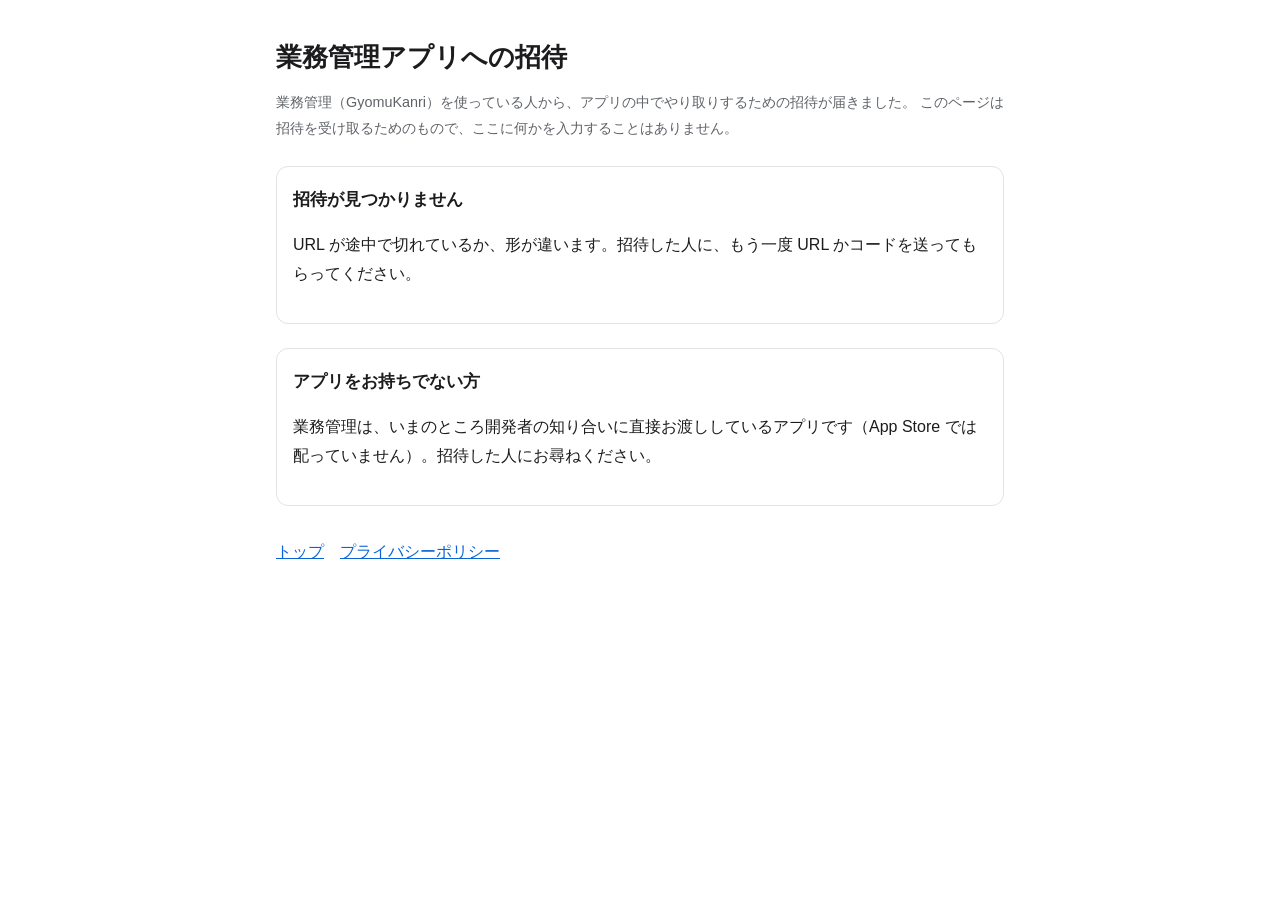
<file: connect.html>
<!doctype html>
<html lang="ja">
<head>
  <meta charset="utf-8">
  <meta name="viewport" content="width=device-width, initial-scale=1">
  <!-- 招待の URL（#以降）を受け取った人だけが見るページ。検索に載せない -->
  <meta name="robots" content="noindex, nofollow">
  <meta name="referrer" content="no-referrer">
  <!-- 外のサーバーには何も問い合わせない。アプリを開く以外のことはしない -->
  <meta http-equiv="Content-Security-Policy" content="default-src 'none'; style-src 'self' 'unsafe-inline'; script-src 'self' 'unsafe-inline'; img-src 'self'; connect-src 'none'; base-uri 'none'; form-action 'none'">
  <title>業務管理アプリへの招待</title>
  <link rel="stylesheet" href="style.css">
  <style>
    .card { margin: 24px 0; padding: 18px 16px; border: 1px solid var(--rule); border-radius: 12px; }
    .card h2 { margin: 0 0 8px; padding-top: 0; border-top: none; font-size: 1.05rem; }
    .open {
      display: inline-block; margin-top: 8px; padding: 12px 20px; min-height: 44px;
      color: #fff; background: var(--accent); border-radius: 10px; text-decoration: none; font-weight: 600;
    }
    .code {
      margin: 8px 0 4px; font-size: 2rem; font-weight: 700; letter-spacing: 0.12em;
      font-variant-numeric: tabular-nums; font-family: ui-monospace, "SF Mono", Menlo, monospace;
      overflow-wrap: anywhere;
    }
    .copy {
      font: inherit; color: var(--accent); background: none; border: 1px solid var(--rule);
      border-radius: 8px; padding: 6px 14px; cursor: pointer; min-height: 44px;
    }
    ol { padding-left: 1.4em; }
    .steps li { margin: 4px 0; }
    .warn { color: var(--muted); font-size: 0.9rem; }
    [hidden] { display: none !important; }
  </style>
</head>
<body>
  <main>
    <h1>業務管理アプリへの招待</h1>
    <p class="muted">
      業務管理（GyomuKanri）を使っている人から、アプリの中でやり取りするための招待が届きました。
      このページは招待を受け取るためのもので、ここに何かを入力することはありません。
    </p>

    <div id="invalid" class="card" hidden>
      <h2>招待が見つかりません</h2>
      <p>URL が途中で切れているか、形が違います。招待した人に、もう一度 URL かコードを送ってもらってください。</p>
    </div>

    <div id="valid" hidden>
      <div class="card">
        <h2>アプリをお持ちの方</h2>
        <p>下のボタンで業務管理アプリが開き、招待を受けるかどうかを確かめる画面になります。</p>
        <a id="open" class="open" href="#">アプリで開く</a>
        <p class="warn">ボタンでアプリが開かないときは、下のコードをアプリに入力してください。</p>
      </div>

      <div class="card">
        <h2>コードで受け取る</h2>
        <p>アプリの <strong>設定 → アプリの利用者とのつながり → コードを入力してつながる</strong> に、このコードを入れてください。</p>
        <div id="code" class="code" aria-label="招待のコード"></div>
        <button type="button" id="copy" class="copy">コードをコピー</button>
        <span id="copied" class="muted" hidden>コピーしました</span>
      </div>

      <div class="card">
        <h2>招待について</h2>
        <ul>
          <li>この招待は<strong>作られてから 24 時間</strong>で期限が切れ、<strong>1回だけ</strong>使えます。</li>
          <li>受け取ると、招待した人のアプリに<strong>あなたが入力した名前</strong>が表示され、お互いのアプリの中でやり取りできるようになります（やり取りは業務管理のサーバーに保存されます。くわしくは<a href="privacy.html">プライバシーポリシー</a>）。</li>
          <li>つながりはどちらからでも切れます。切っても、それまでのやり取りはお互いのアプリに残ります。</li>
          <li>この URL とコードを知っている人は誰でも招待を受けられます。<strong>ほかの人に転送しないでください。</strong></li>
        </ul>
      </div>
    </div>

    <div id="noapp" class="card">
      <h2>アプリをお持ちでない方</h2>
      <p>業務管理は、いまのところ開発者の知り合いに直接お渡ししているアプリです（App Store では配っていません）。招待した人にお尋ねください。</p>
    </div>

    <nav><a href="index.html">トップ</a><a href="privacy.html">プライバシーポリシー</a></nav>
  </main>
  <script>
    (function () {
      // 招待の URL は `connect.html#t=<43文字の鍵>&c=<8文字のコード>`。
      // どちらもフラグメントに置く（クエリだとサーバーのログや Referer に残る）。
      // 鍵の形はアプリ側（AppConnectLinks）とサーバー（app-connect）と同じ。片方だけ直さないこと
      var TOKEN = /^[A-Za-z0-9_-]{43}$/;
      var CODE = /^[ABCDEFGHJKLMNPQRSTUVWXYZ23456789]{8}$/;
      var SCHEME = "gyomukanri://connect#";

      var params = {};
      String(location.hash || "").replace(/^#/, "").split("&").forEach(function (part) {
        var eq = part.indexOf("=");
        if (eq <= 0) return;
        params[decodeURIComponent(part.slice(0, eq))] = decodeURIComponent(part.slice(eq + 1));
      });
      var token = params.t || "";
      var code = (params.c || "").toUpperCase().replace(/[-\s]/g, "");

      var valid = document.getElementById("valid");
      var invalid = document.getElementById("invalid");
      if (!TOKEN.test(token) || !CODE.test(code)) {
        invalid.hidden = false;
        return;
      }
      valid.hidden = false;

      // アプリに渡すのは鍵だけ（コードはアプリで打つ人のためのもの）
      var open = document.getElementById("open");
      open.setAttribute("href", SCHEME + encodeURIComponent(token));

      // 表示は XXXX-XXXX（アプリの表示と同じ）。中身は textContent で入れる
      var shown = code.slice(0, 4) + "-" + code.slice(4);
      document.getElementById("code").textContent = shown;

      var copy = document.getElementById("copy");
      var copied = document.getElementById("copied");
      copy.addEventListener("click", function () {
        var done = function () { copied.hidden = false; setTimeout(function () { copied.hidden = true; }, 2000); };
        if (navigator.clipboard && navigator.clipboard.writeText) {
          navigator.clipboard.writeText(shown).then(done, function () { window.prompt("コードをコピーしてください", shown); });
        } else {
          window.prompt("コードをコピーしてください", shown);
        }
      });
    })();
  </script>
</body>
</html>
</file>
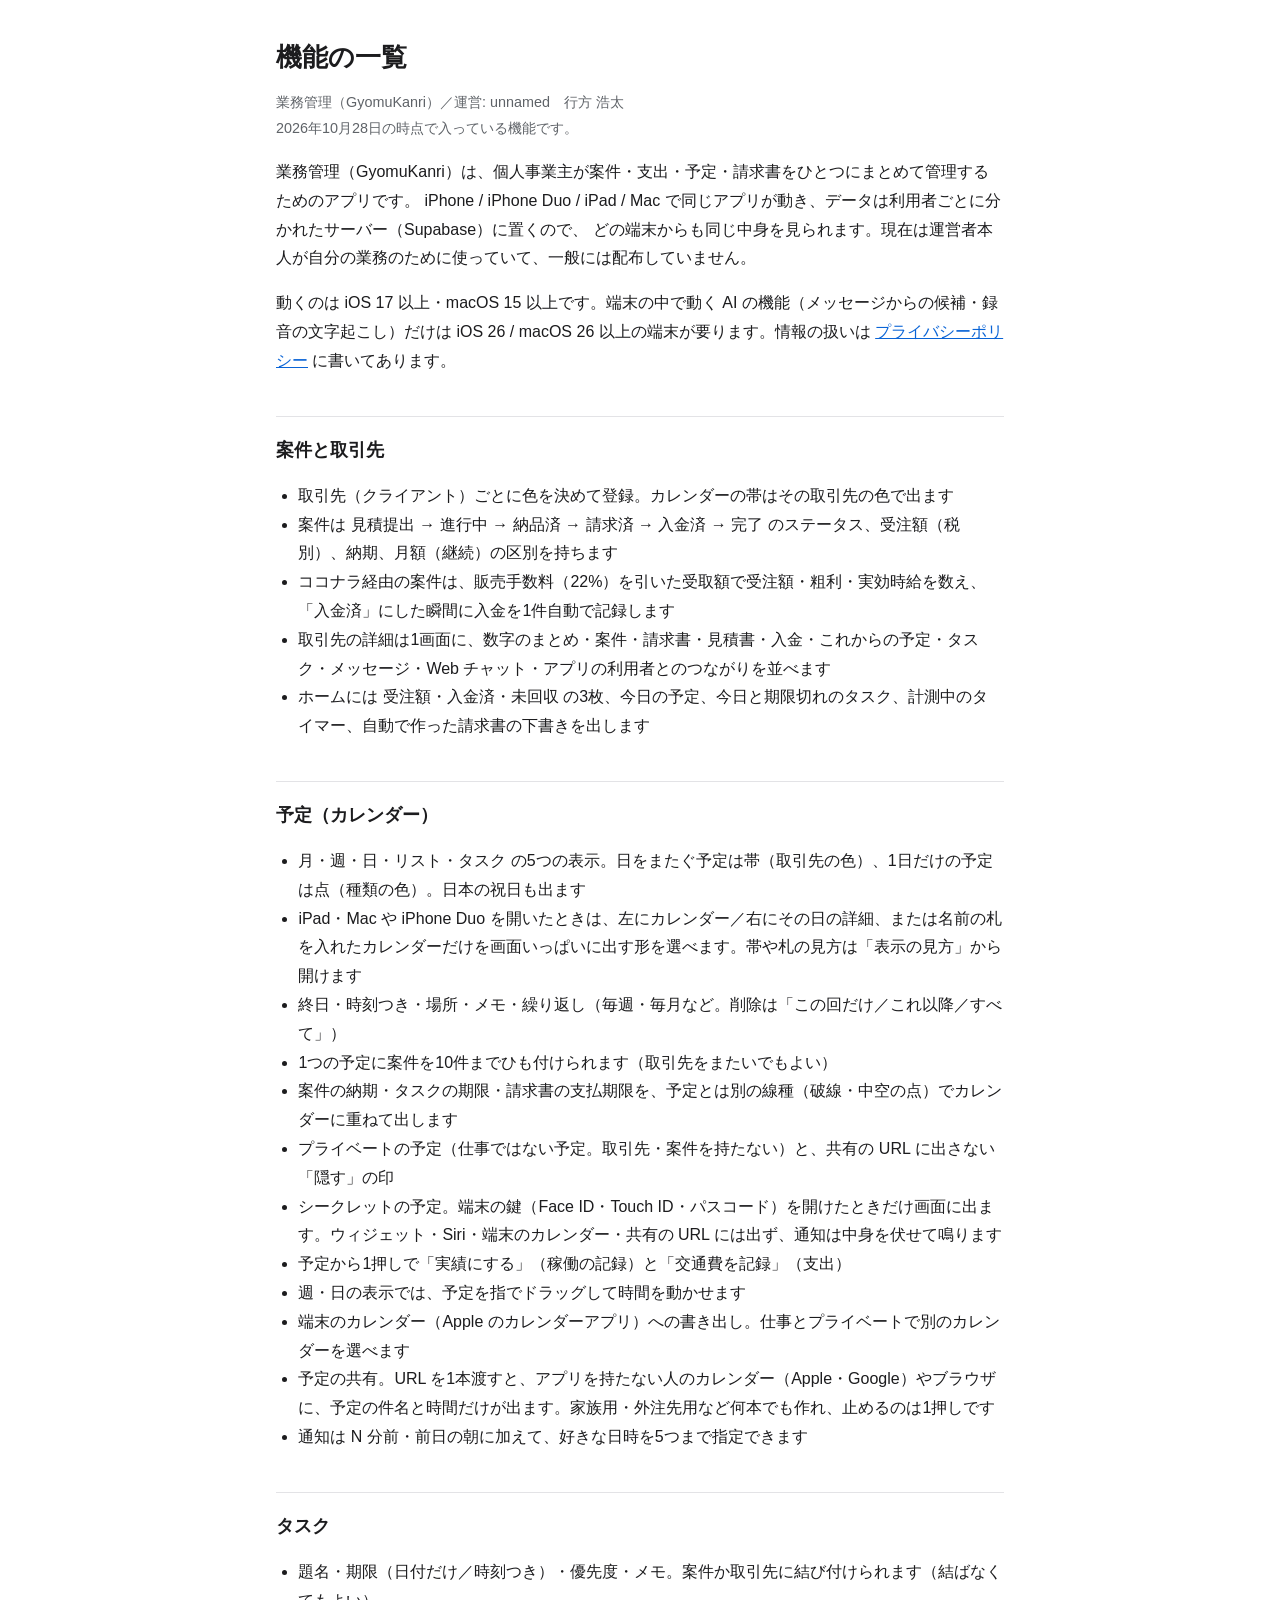
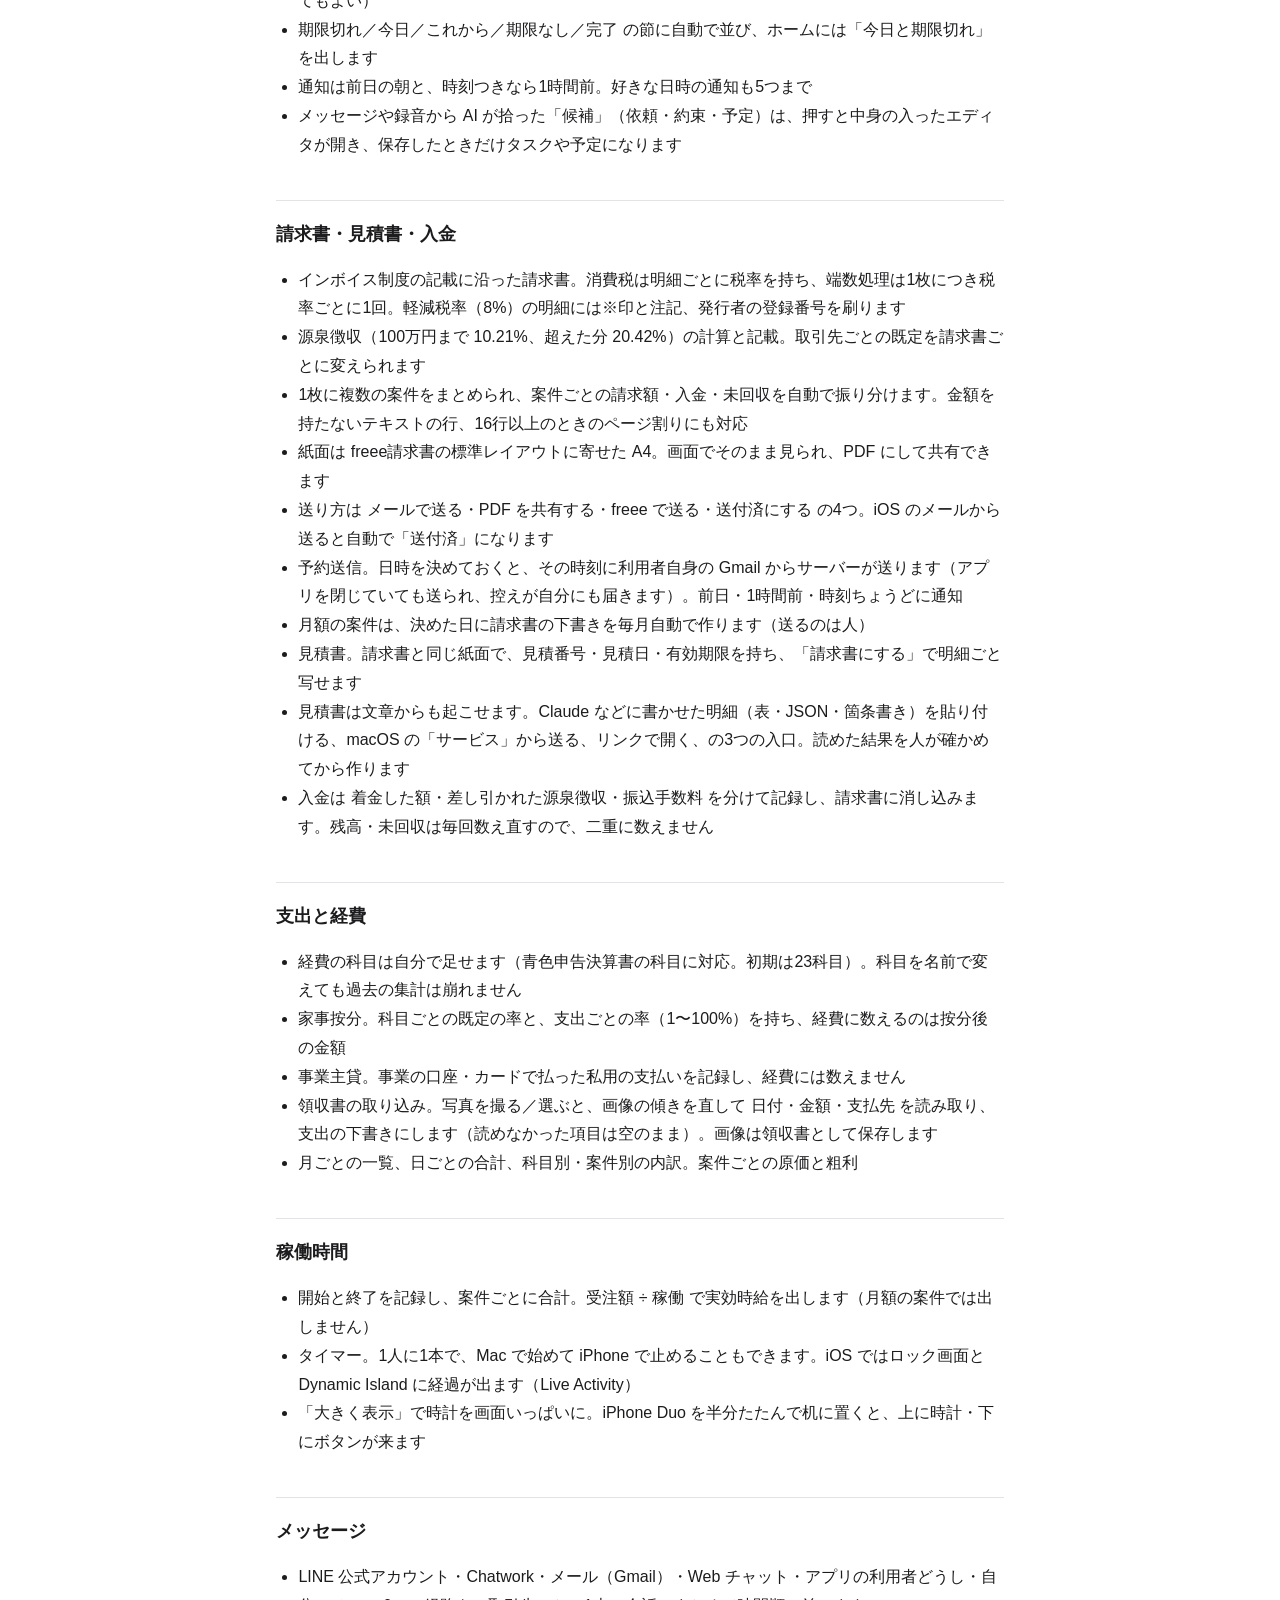
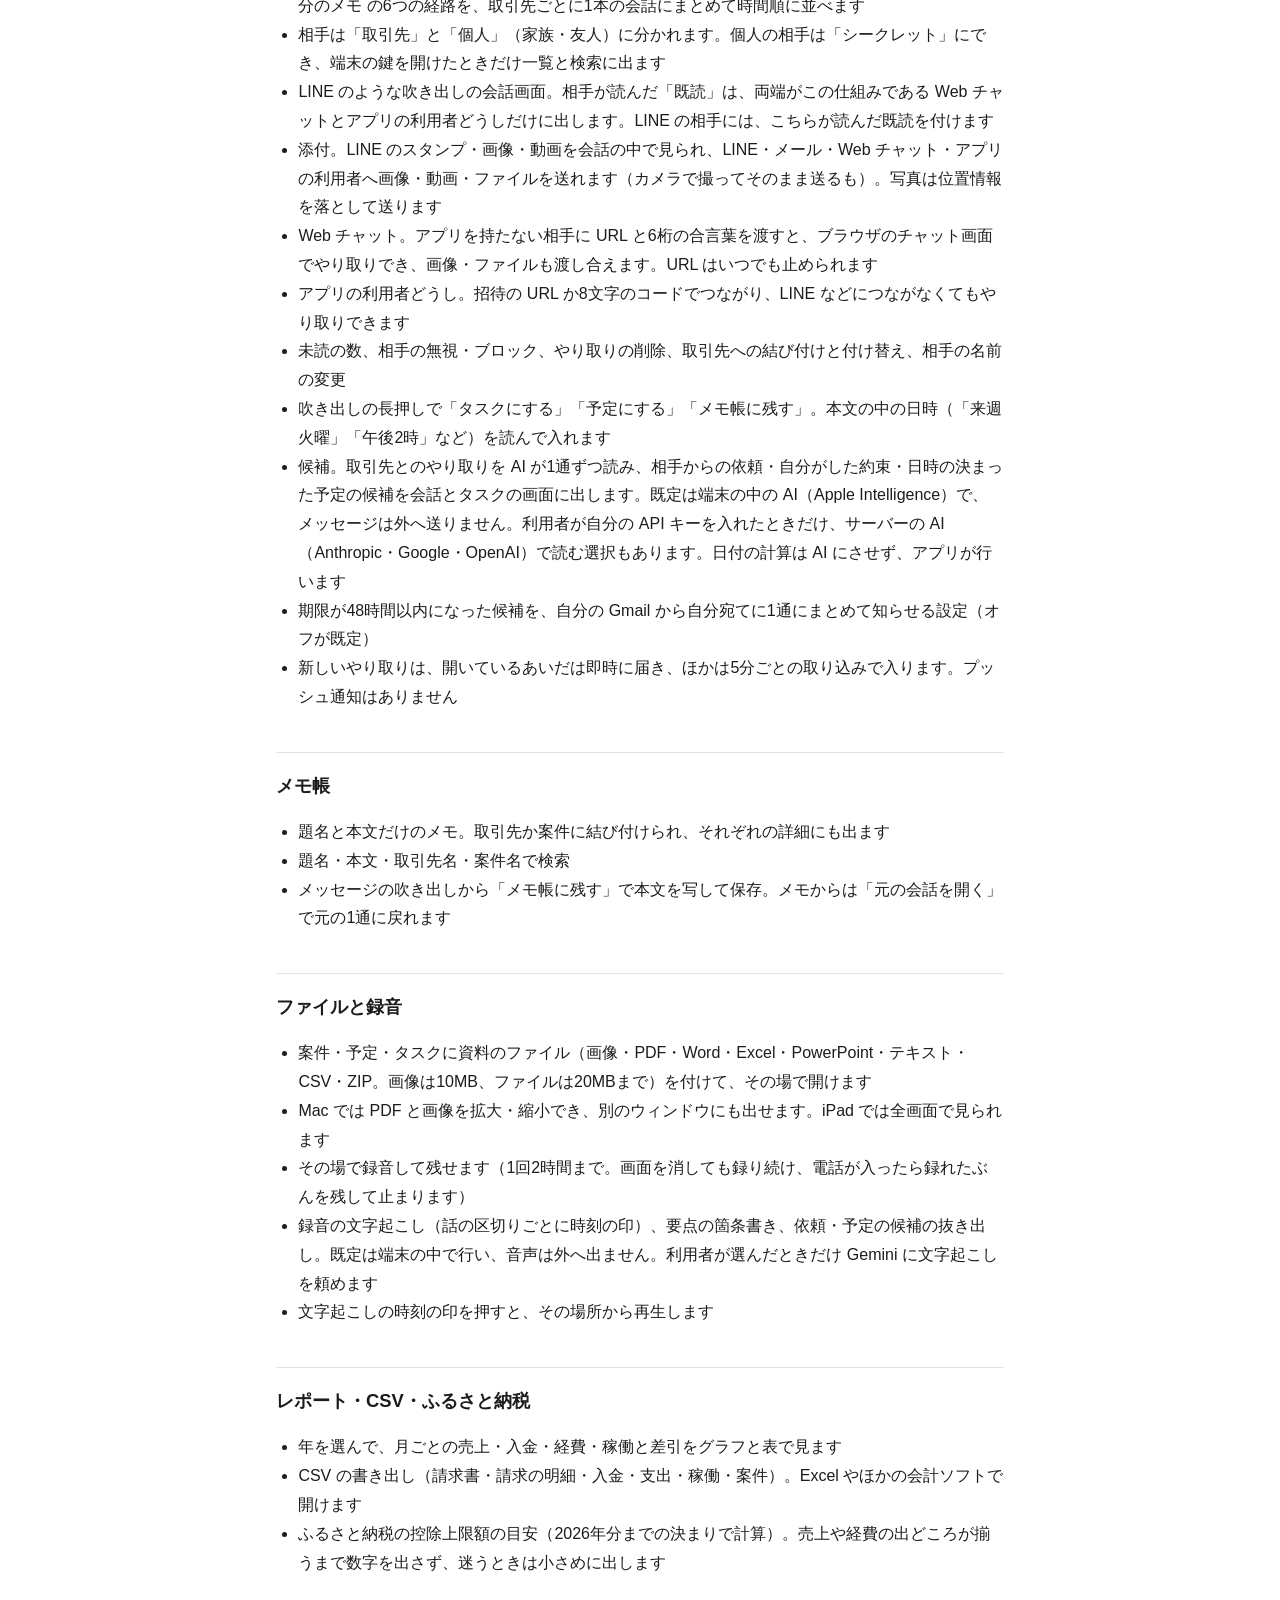
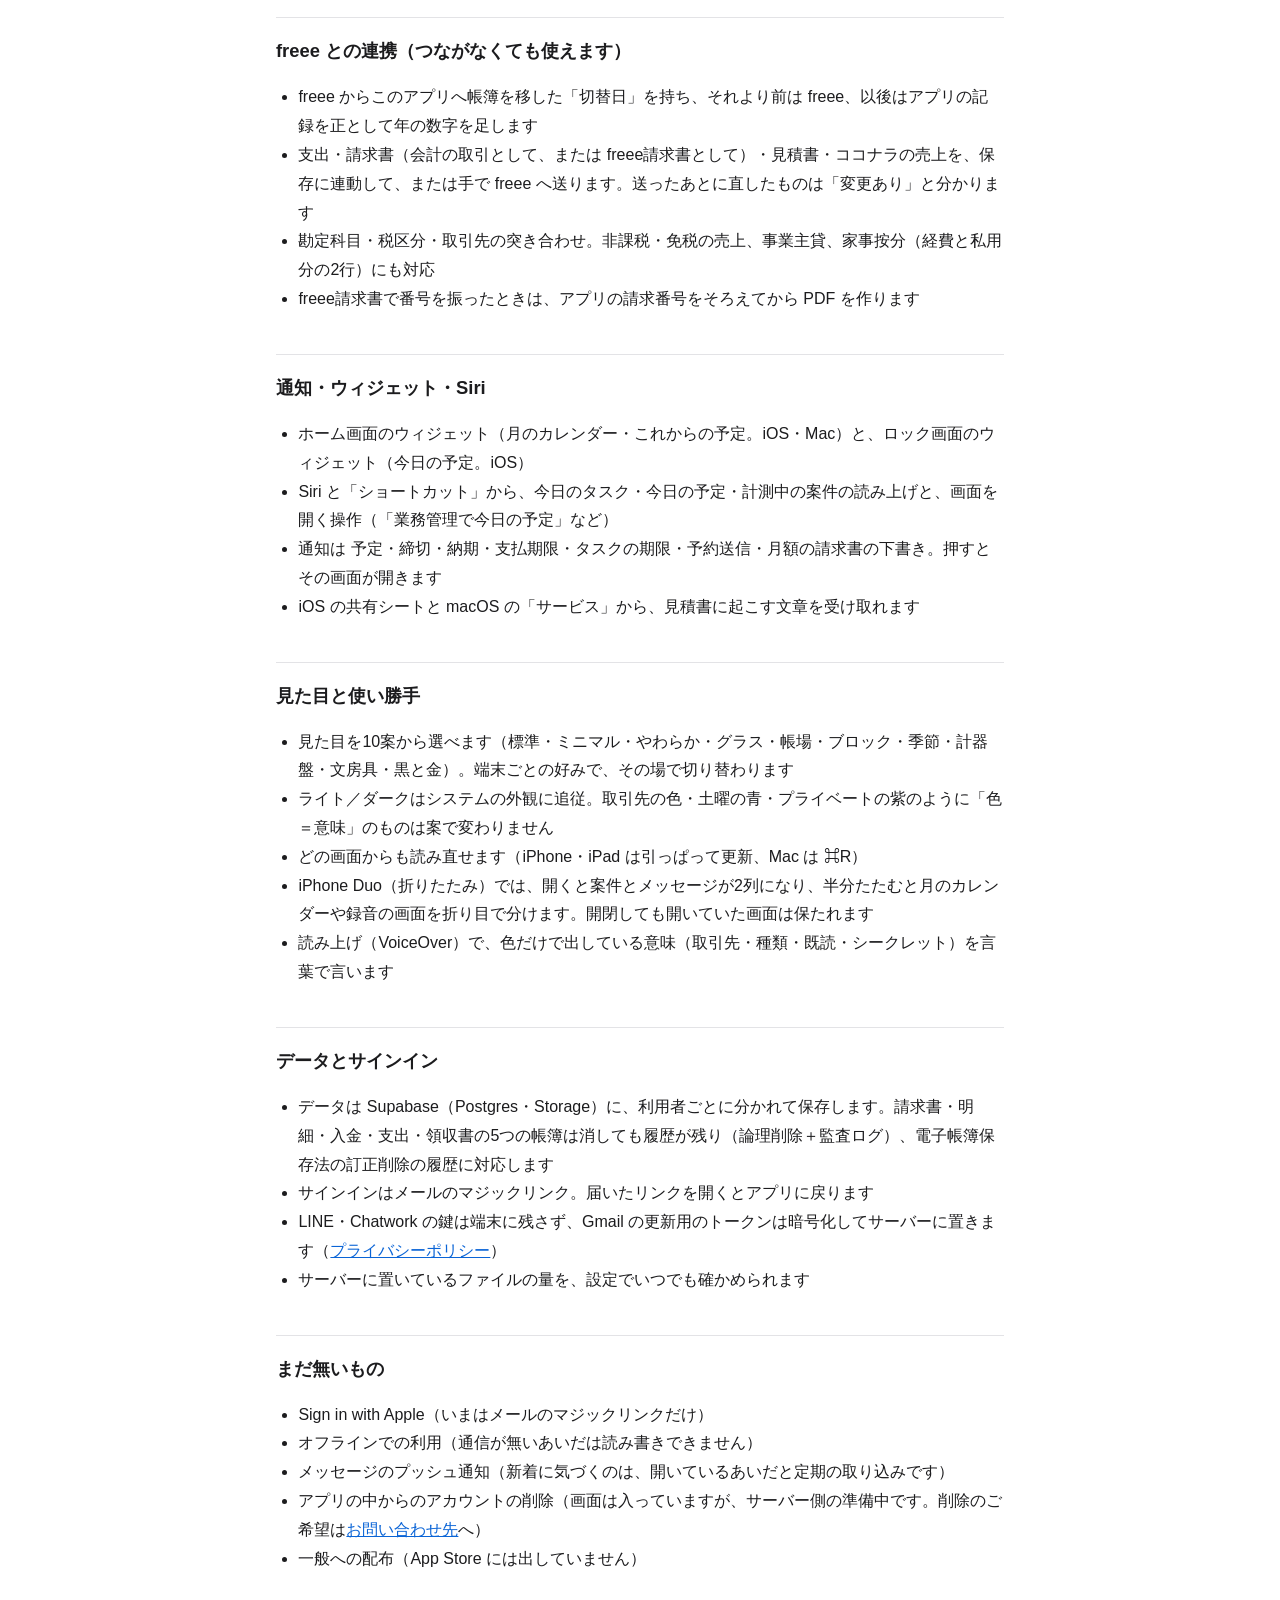
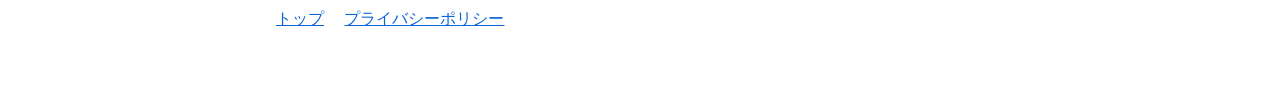
<file: features.html>
<!doctype html>
<html lang="ja">
<head>
  <meta charset="utf-8">
  <meta name="viewport" content="width=device-width, initial-scale=1">
  <title>機能の一覧｜業務管理（GyomuKanri）</title>
  <link rel="stylesheet" href="style.css">
</head>
<body>
  <main>
    <h1>機能の一覧</h1>
    <p class="muted">業務管理（GyomuKanri）／運営: unnamed　行方 浩太<br>2026年10月28日の時点で入っている機能です。</p>

    <p>
      業務管理（GyomuKanri）は、個人事業主が案件・支出・予定・請求書をひとつにまとめて管理するためのアプリです。
      iPhone / iPhone Duo / iPad / Mac で同じアプリが動き、データは利用者ごとに分かれたサーバー（Supabase）に置くので、
      どの端末からも同じ中身を見られます。現在は運営者本人が自分の業務のために使っていて、一般には配布していません。
    </p>
    <p>
      動くのは iOS 17 以上・macOS 15 以上です。端末の中で動く AI の機能（メッセージからの候補・録音の文字起こし）だけは
      iOS 26 / macOS 26 以上の端末が要ります。情報の扱いは <a href="privacy.html">プライバシーポリシー</a> に書いてあります。
    </p>

    <h2>案件と取引先</h2>
    <ul>
      <li>取引先（クライアント）ごとに色を決めて登録。カレンダーの帯はその取引先の色で出ます</li>
      <li>案件は 見積提出 → 進行中 → 納品済 → 請求済 → 入金済 → 完了 のステータス、受注額（税別）、納期、月額（継続）の区別を持ちます</li>
      <li>ココナラ経由の案件は、販売手数料（22%）を引いた受取額で受注額・粗利・実効時給を数え、「入金済」にした瞬間に入金を1件自動で記録します</li>
      <li>取引先の詳細は1画面に、数字のまとめ・案件・請求書・見積書・入金・これからの予定・タスク・メッセージ・Web チャット・アプリの利用者とのつながりを並べます</li>
      <li>ホームには 受注額・入金済・未回収 の3枚、今日の予定、今日と期限切れのタスク、計測中のタイマー、自動で作った請求書の下書きを出します</li>
    </ul>

    <h2>予定（カレンダー）</h2>
    <ul>
      <li>月・週・日・リスト・タスク の5つの表示。日をまたぐ予定は帯（取引先の色）、1日だけの予定は点（種類の色）。日本の祝日も出ます</li>
      <li>iPad・Mac や iPhone Duo を開いたときは、左にカレンダー／右にその日の詳細、または名前の札を入れたカレンダーだけを画面いっぱいに出す形を選べます。帯や札の見方は「表示の見方」から開けます</li>
      <li>終日・時刻つき・場所・メモ・繰り返し（毎週・毎月など。削除は「この回だけ／これ以降／すべて」）</li>
      <li>1つの予定に案件を10件までひも付けられます（取引先をまたいでもよい）</li>
      <li>案件の納期・タスクの期限・請求書の支払期限を、予定とは別の線種（破線・中空の点）でカレンダーに重ねて出します</li>
      <li>プライベートの予定（仕事ではない予定。取引先・案件を持たない）と、共有の URL に出さない「隠す」の印</li>
      <li>シークレットの予定。端末の鍵（Face ID・Touch ID・パスコード）を開けたときだけ画面に出ます。ウィジェット・Siri・端末のカレンダー・共有の URL には出ず、通知は中身を伏せて鳴ります</li>
      <li>予定から1押しで「実績にする」（稼働の記録）と「交通費を記録」（支出）</li>
      <li>週・日の表示では、予定を指でドラッグして時間を動かせます</li>
      <li>端末のカレンダー（Apple のカレンダーアプリ）への書き出し。仕事とプライベートで別のカレンダーを選べます</li>
      <li>予定の共有。URL を1本渡すと、アプリを持たない人のカレンダー（Apple・Google）やブラウザに、予定の件名と時間だけが出ます。家族用・外注先用など何本でも作れ、止めるのは1押しです</li>
      <li>通知は N 分前・前日の朝に加えて、好きな日時を5つまで指定できます</li>
    </ul>

    <h2>タスク</h2>
    <ul>
      <li>題名・期限（日付だけ／時刻つき）・優先度・メモ。案件か取引先に結び付けられます（結ばなくてもよい）</li>
      <li>期限切れ／今日／これから／期限なし／完了 の節に自動で並び、ホームには「今日と期限切れ」を出します</li>
      <li>通知は前日の朝と、時刻つきなら1時間前。好きな日時の通知も5つまで</li>
      <li>メッセージや録音から AI が拾った「候補」（依頼・約束・予定）は、押すと中身の入ったエディタが開き、保存したときだけタスクや予定になります</li>
    </ul>

    <h2>請求書・見積書・入金</h2>
    <ul>
      <li>インボイス制度の記載に沿った請求書。消費税は明細ごとに税率を持ち、端数処理は1枚につき税率ごとに1回。軽減税率（8%）の明細には※印と注記、発行者の登録番号を刷ります</li>
      <li>源泉徴収（100万円まで 10.21%、超えた分 20.42%）の計算と記載。取引先ごとの既定を請求書ごとに変えられます</li>
      <li>1枚に複数の案件をまとめられ、案件ごとの請求額・入金・未回収を自動で振り分けます。金額を持たないテキストの行、16行以上のときのページ割りにも対応</li>
      <li>紙面は freee請求書の標準レイアウトに寄せた A4。画面でそのまま見られ、PDF にして共有できます</li>
      <li>送り方は メールで送る・PDF を共有する・freee で送る・送付済にする の4つ。iOS のメールから送ると自動で「送付済」になります</li>
      <li>予約送信。日時を決めておくと、その時刻に利用者自身の Gmail からサーバーが送ります（アプリを閉じていても送られ、控えが自分にも届きます）。前日・1時間前・時刻ちょうどに通知</li>
      <li>月額の案件は、決めた日に請求書の下書きを毎月自動で作ります（送るのは人）</li>
      <li>見積書。請求書と同じ紙面で、見積番号・見積日・有効期限を持ち、「請求書にする」で明細ごと写せます</li>
      <li>見積書は文章からも起こせます。Claude などに書かせた明細（表・JSON・箇条書き）を貼り付ける、macOS の「サービス」から送る、リンクで開く、の3つの入口。読めた結果を人が確かめてから作ります</li>
      <li>入金は 着金した額・差し引かれた源泉徴収・振込手数料 を分けて記録し、請求書に消し込みます。残高・未回収は毎回数え直すので、二重に数えません</li>
    </ul>

    <h2>支出と経費</h2>
    <ul>
      <li>経費の科目は自分で足せます（青色申告決算書の科目に対応。初期は23科目）。科目を名前で変えても過去の集計は崩れません</li>
      <li>家事按分。科目ごとの既定の率と、支出ごとの率（1〜100%）を持ち、経費に数えるのは按分後の金額</li>
      <li>事業主貸。事業の口座・カードで払った私用の支払いを記録し、経費には数えません</li>
      <li>領収書の取り込み。写真を撮る／選ぶと、画像の傾きを直して 日付・金額・支払先 を読み取り、支出の下書きにします（読めなかった項目は空のまま）。画像は領収書として保存します</li>
      <li>月ごとの一覧、日ごとの合計、科目別・案件別の内訳。案件ごとの原価と粗利</li>
    </ul>

    <h2>稼働時間</h2>
    <ul>
      <li>開始と終了を記録し、案件ごとに合計。受注額 ÷ 稼働 で実効時給を出します（月額の案件では出しません）</li>
      <li>タイマー。1人に1本で、Mac で始めて iPhone で止めることもできます。iOS ではロック画面と Dynamic Island に経過が出ます（Live Activity）</li>
      <li>「大きく表示」で時計を画面いっぱいに。iPhone Duo を半分たたんで机に置くと、上に時計・下にボタンが来ます</li>
    </ul>

    <h2>メッセージ</h2>
    <ul>
      <li>LINE 公式アカウント・Chatwork・メール（Gmail）・Web チャット・アプリの利用者どうし・自分のメモ の6つの経路を、取引先ごとに1本の会話にまとめて時間順に並べます</li>
      <li>相手は「取引先」と「個人」（家族・友人）に分かれます。個人の相手は「シークレット」にでき、端末の鍵を開けたときだけ一覧と検索に出ます</li>
      <li>LINE のような吹き出しの会話画面。相手が読んだ「既読」は、両端がこの仕組みである Web チャットとアプリの利用者どうしだけに出します。LINE の相手には、こちらが読んだ既読を付けます</li>
      <li>添付。LINE のスタンプ・画像・動画を会話の中で見られ、LINE・メール・Web チャット・アプリの利用者へ画像・動画・ファイルを送れます（カメラで撮ってそのまま送るも）。写真は位置情報を落として送ります</li>
      <li>Web チャット。アプリを持たない相手に URL と6桁の合言葉を渡すと、ブラウザのチャット画面でやり取りでき、画像・ファイルも渡し合えます。URL はいつでも止められます</li>
      <li>アプリの利用者どうし。招待の URL か8文字のコードでつながり、LINE などにつながなくてもやり取りできます</li>
      <li>未読の数、相手の無視・ブロック、やり取りの削除、取引先への結び付けと付け替え、相手の名前の変更</li>
      <li>吹き出しの長押しで「タスクにする」「予定にする」「メモ帳に残す」。本文の中の日時（「来週火曜」「午後2時」など）を読んで入れます</li>
      <li>候補。取引先とのやり取りを AI が1通ずつ読み、相手からの依頼・自分がした約束・日時の決まった予定の候補を会話とタスクの画面に出します。既定は端末の中の AI（Apple Intelligence）で、メッセージは外へ送りません。利用者が自分の API キーを入れたときだけ、サーバーの AI（Anthropic・Google・OpenAI）で読む選択もあります。日付の計算は AI にさせず、アプリが行います</li>
      <li>期限が48時間以内になった候補を、自分の Gmail から自分宛てに1通にまとめて知らせる設定（オフが既定）</li>
      <li>新しいやり取りは、開いているあいだは即時に届き、ほかは5分ごとの取り込みで入ります。プッシュ通知はありません</li>
    </ul>

    <h2>メモ帳</h2>
    <ul>
      <li>題名と本文だけのメモ。取引先か案件に結び付けられ、それぞれの詳細にも出ます</li>
      <li>題名・本文・取引先名・案件名で検索</li>
      <li>メッセージの吹き出しから「メモ帳に残す」で本文を写して保存。メモからは「元の会話を開く」で元の1通に戻れます</li>
    </ul>

    <h2>ファイルと録音</h2>
    <ul>
      <li>案件・予定・タスクに資料のファイル（画像・PDF・Word・Excel・PowerPoint・テキスト・CSV・ZIP。画像は10MB、ファイルは20MBまで）を付けて、その場で開けます</li>
      <li>Mac では PDF と画像を拡大・縮小でき、別のウィンドウにも出せます。iPad では全画面で見られます</li>
      <li>その場で録音して残せます（1回2時間まで。画面を消しても録り続け、電話が入ったら録れたぶんを残して止まります）</li>
      <li>録音の文字起こし（話の区切りごとに時刻の印）、要点の箇条書き、依頼・予定の候補の抜き出し。既定は端末の中で行い、音声は外へ出ません。利用者が選んだときだけ Gemini に文字起こしを頼めます</li>
      <li>文字起こしの時刻の印を押すと、その場所から再生します</li>
    </ul>

    <h2>レポート・CSV・ふるさと納税</h2>
    <ul>
      <li>年を選んで、月ごとの売上・入金・経費・稼働と差引をグラフと表で見ます</li>
      <li>CSV の書き出し（請求書・請求の明細・入金・支出・稼働・案件）。Excel やほかの会計ソフトで開けます</li>
      <li>ふるさと納税の控除上限額の目安（2026年分までの決まりで計算）。売上や経費の出どころが揃うまで数字を出さず、迷うときは小さめに出します</li>
    </ul>

    <h2>freee との連携（つながなくても使えます）</h2>
    <ul>
      <li>freee からこのアプリへ帳簿を移した「切替日」を持ち、それより前は freee、以後はアプリの記録を正として年の数字を足します</li>
      <li>支出・請求書（会計の取引として、または freee請求書として）・見積書・ココナラの売上を、保存に連動して、または手で freee へ送ります。送ったあとに直したものは「変更あり」と分かります</li>
      <li>勘定科目・税区分・取引先の突き合わせ。非課税・免税の売上、事業主貸、家事按分（経費と私用分の2行）にも対応</li>
      <li>freee請求書で番号を振ったときは、アプリの請求番号をそろえてから PDF を作ります</li>
    </ul>

    <h2>通知・ウィジェット・Siri</h2>
    <ul>
      <li>ホーム画面のウィジェット（月のカレンダー・これからの予定。iOS・Mac）と、ロック画面のウィジェット（今日の予定。iOS）</li>
      <li>Siri と「ショートカット」から、今日のタスク・今日の予定・計測中の案件の読み上げと、画面を開く操作（「業務管理で今日の予定」など）</li>
      <li>通知は 予定・締切・納期・支払期限・タスクの期限・予約送信・月額の請求書の下書き。押すとその画面が開きます</li>
      <li>iOS の共有シートと macOS の「サービス」から、見積書に起こす文章を受け取れます</li>
    </ul>

    <h2>見た目と使い勝手</h2>
    <ul>
      <li>見た目を10案から選べます（標準・ミニマル・やわらか・グラス・帳場・ブロック・季節・計器盤・文房具・黒と金）。端末ごとの好みで、その場で切り替わります</li>
      <li>ライト／ダークはシステムの外観に追従。取引先の色・土曜の青・プライベートの紫のように「色＝意味」のものは案で変わりません</li>
      <li>どの画面からも読み直せます（iPhone・iPad は引っぱって更新、Mac は ⌘R）</li>
      <li>iPhone Duo（折りたたみ）では、開くと案件とメッセージが2列になり、半分たたむと月のカレンダーや録音の画面を折り目で分けます。開閉しても開いていた画面は保たれます</li>
      <li>読み上げ（VoiceOver）で、色だけで出している意味（取引先・種類・既読・シークレット）を言葉で言います</li>
    </ul>

    <h2>データとサインイン</h2>
    <ul>
      <li>データは Supabase（Postgres・Storage）に、利用者ごとに分かれて保存します。請求書・明細・入金・支出・領収書の5つの帳簿は消しても履歴が残り（論理削除＋監査ログ）、電子帳簿保存法の訂正削除の履歴に対応します</li>
      <li>サインインはメールのマジックリンク。届いたリンクを開くとアプリに戻ります</li>
      <li>LINE・Chatwork の鍵は端末に残さず、Gmail の更新用のトークンは暗号化してサーバーに置きます（<a href="privacy.html">プライバシーポリシー</a>）</li>
      <li>サーバーに置いているファイルの量を、設定でいつでも確かめられます</li>
    </ul>

    <h2>まだ無いもの</h2>
    <ul>
      <li>Sign in with Apple（いまはメールのマジックリンクだけ）</li>
      <li>オフラインでの利用（通信が無いあいだは読み書きできません）</li>
      <li>メッセージのプッシュ通知（新着に気づくのは、開いているあいだと定期の取り込みです）</li>
      <li>アプリの中からのアカウントの削除（画面は入っていますが、サーバー側の準備中です。削除のご希望は<a href="index.html#contact">お問い合わせ先</a>へ）</li>
      <li>一般への配布（App Store には出していません）</li>
    </ul>

    <nav>
      <a href="index.html">トップ</a>
      <a href="privacy.html">プライバシーポリシー</a>
    </nav>
  </main>
</body>
</html>
</file>
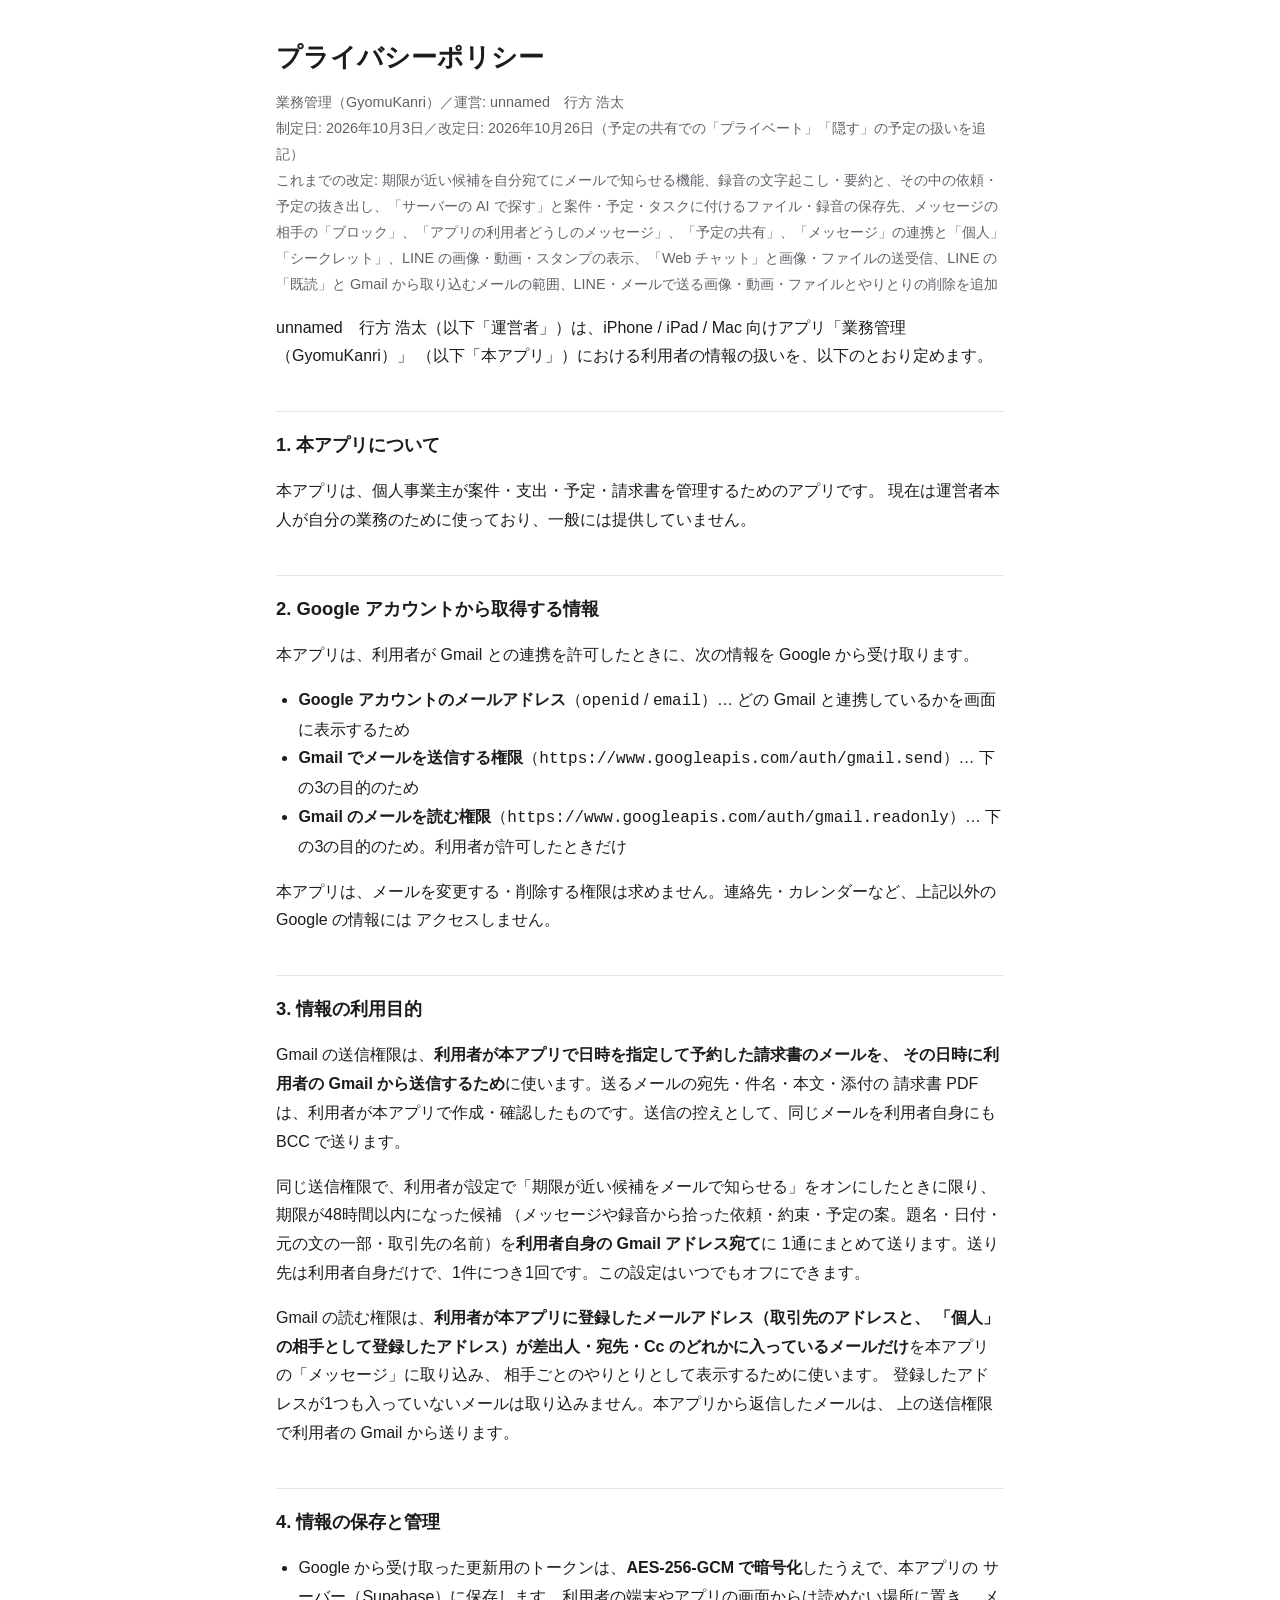
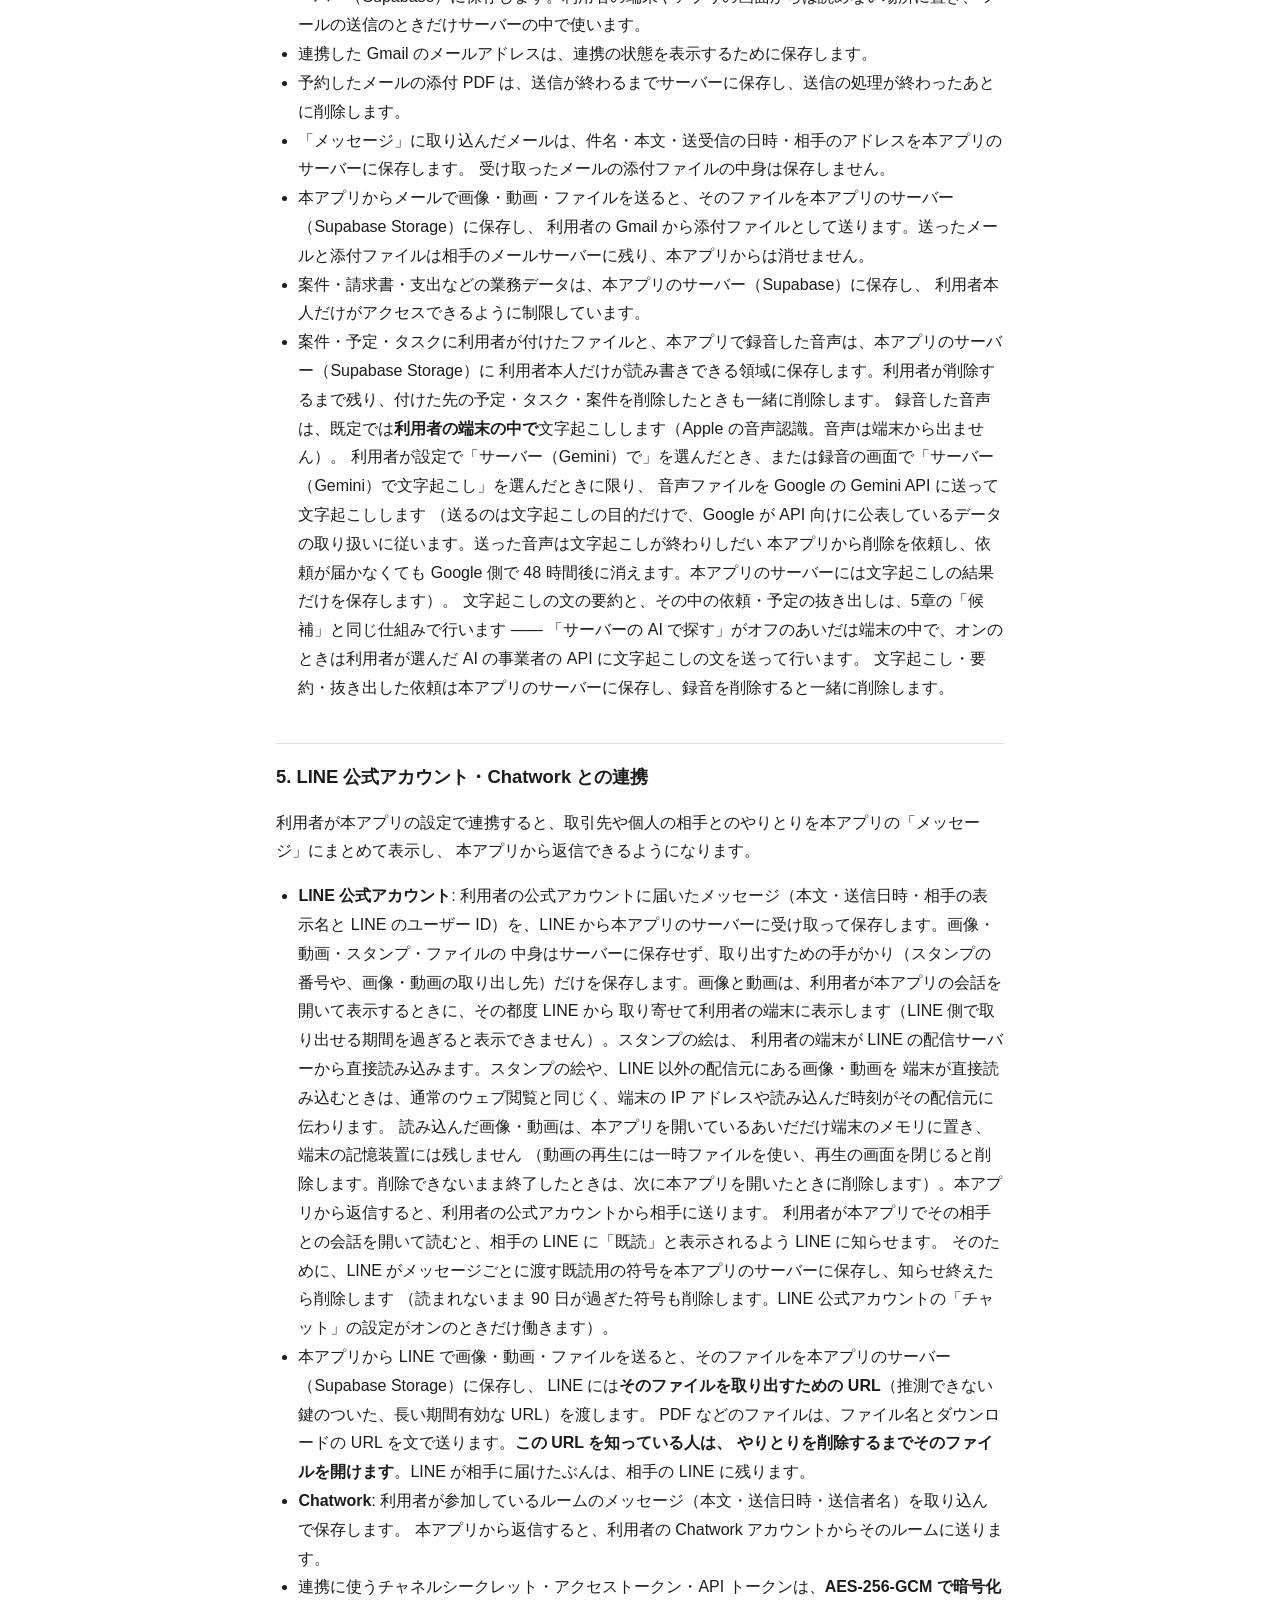
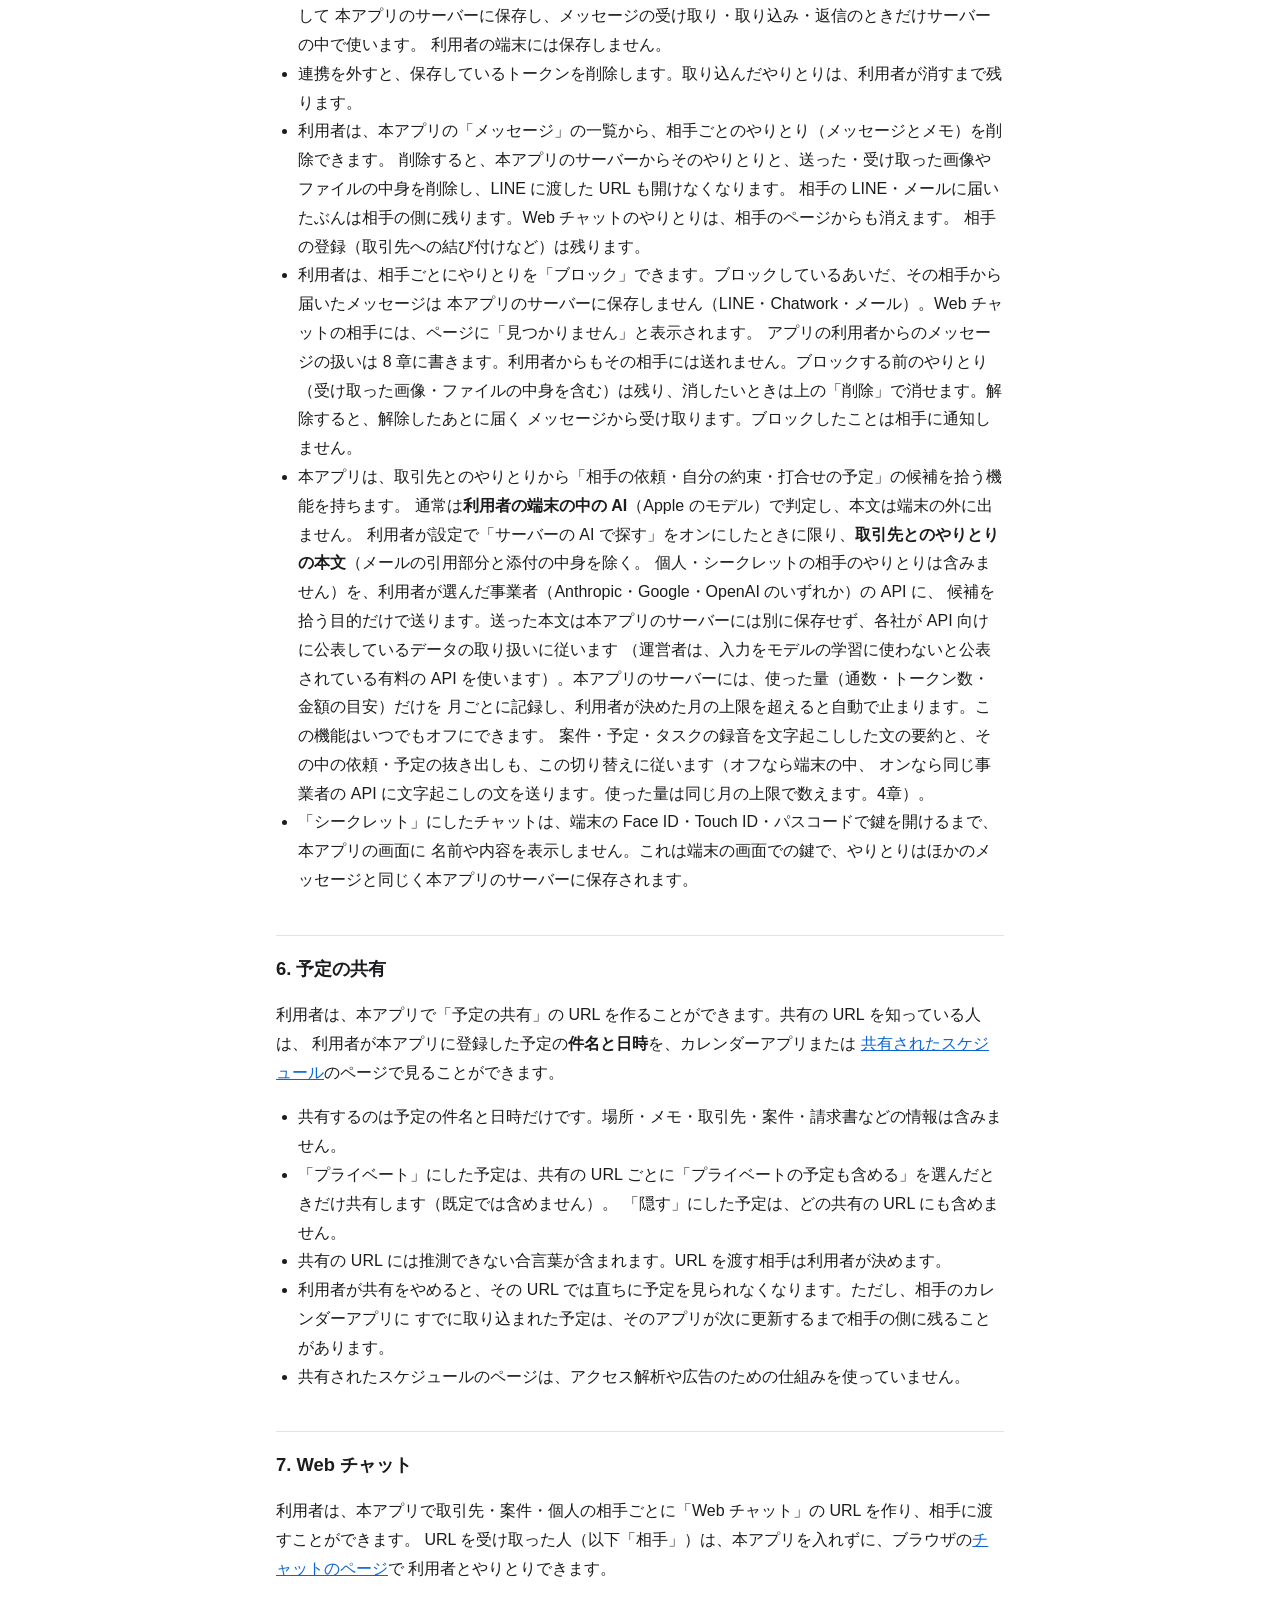
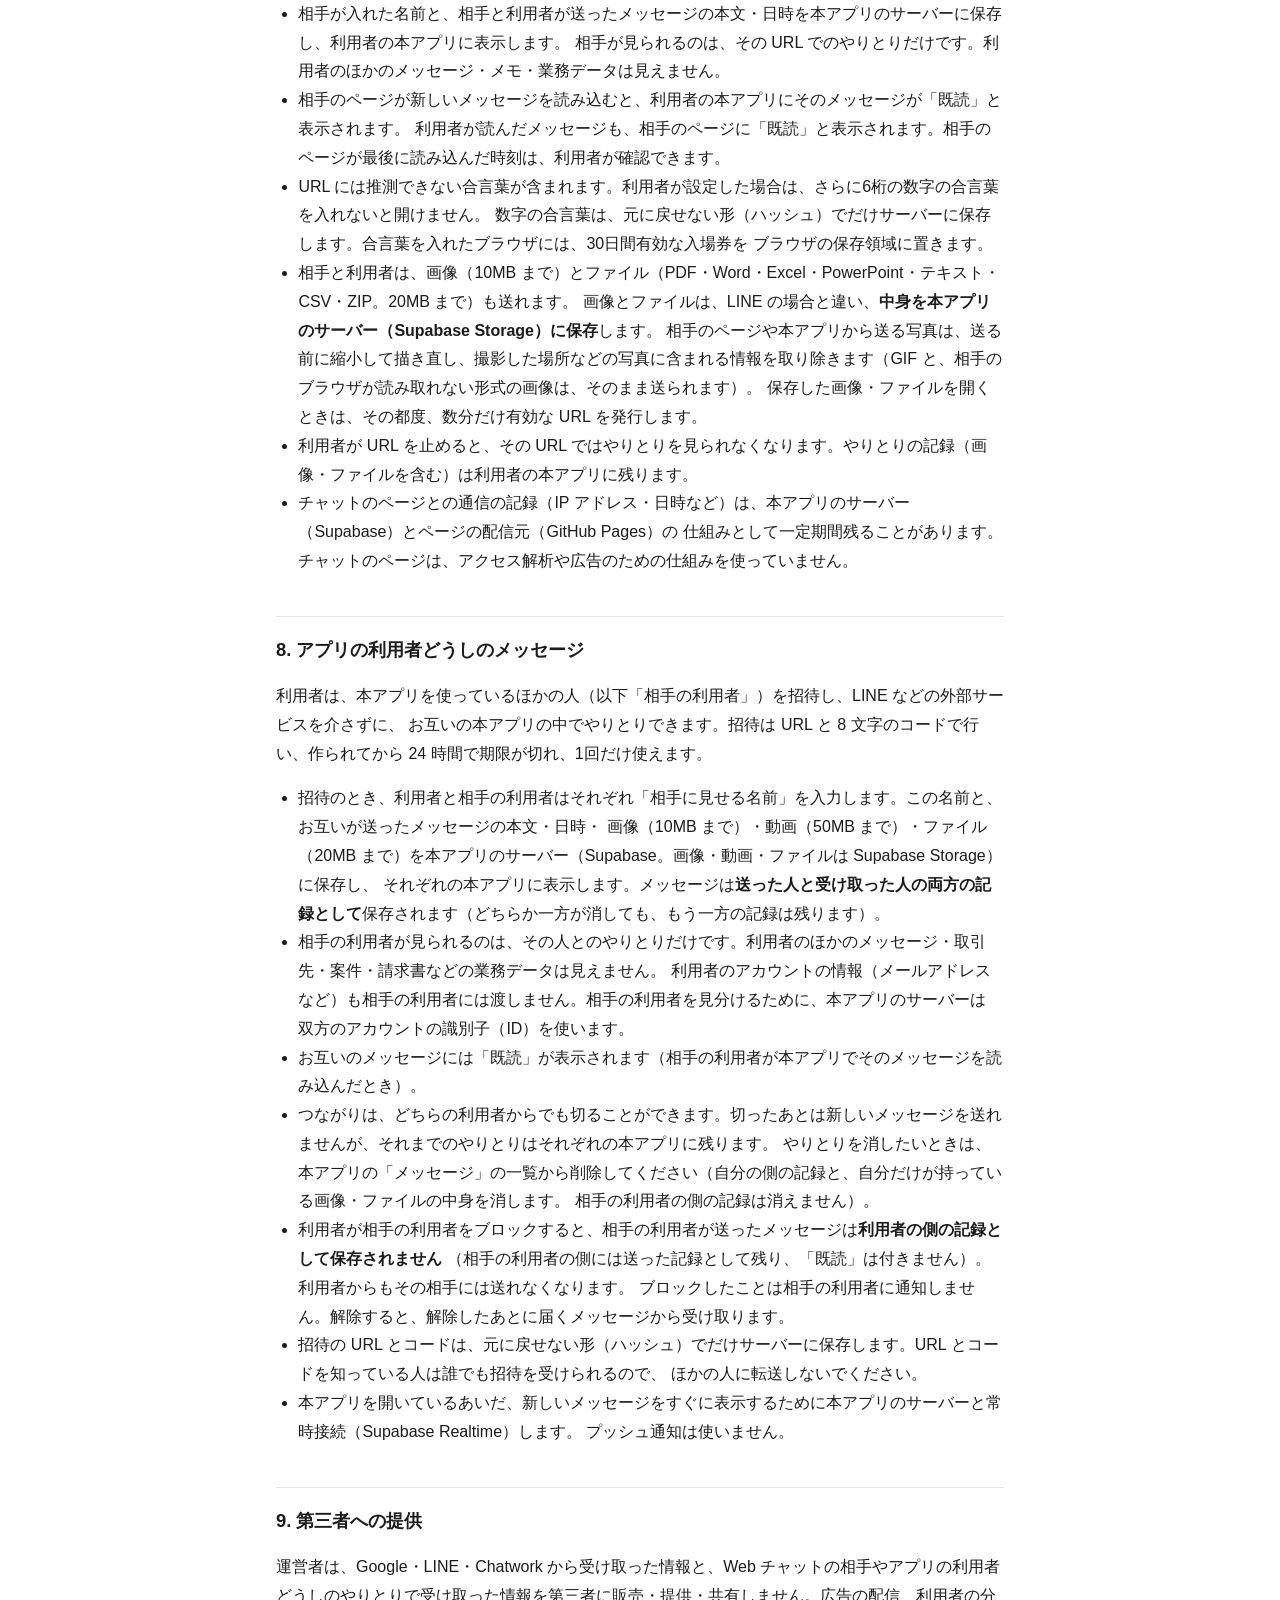
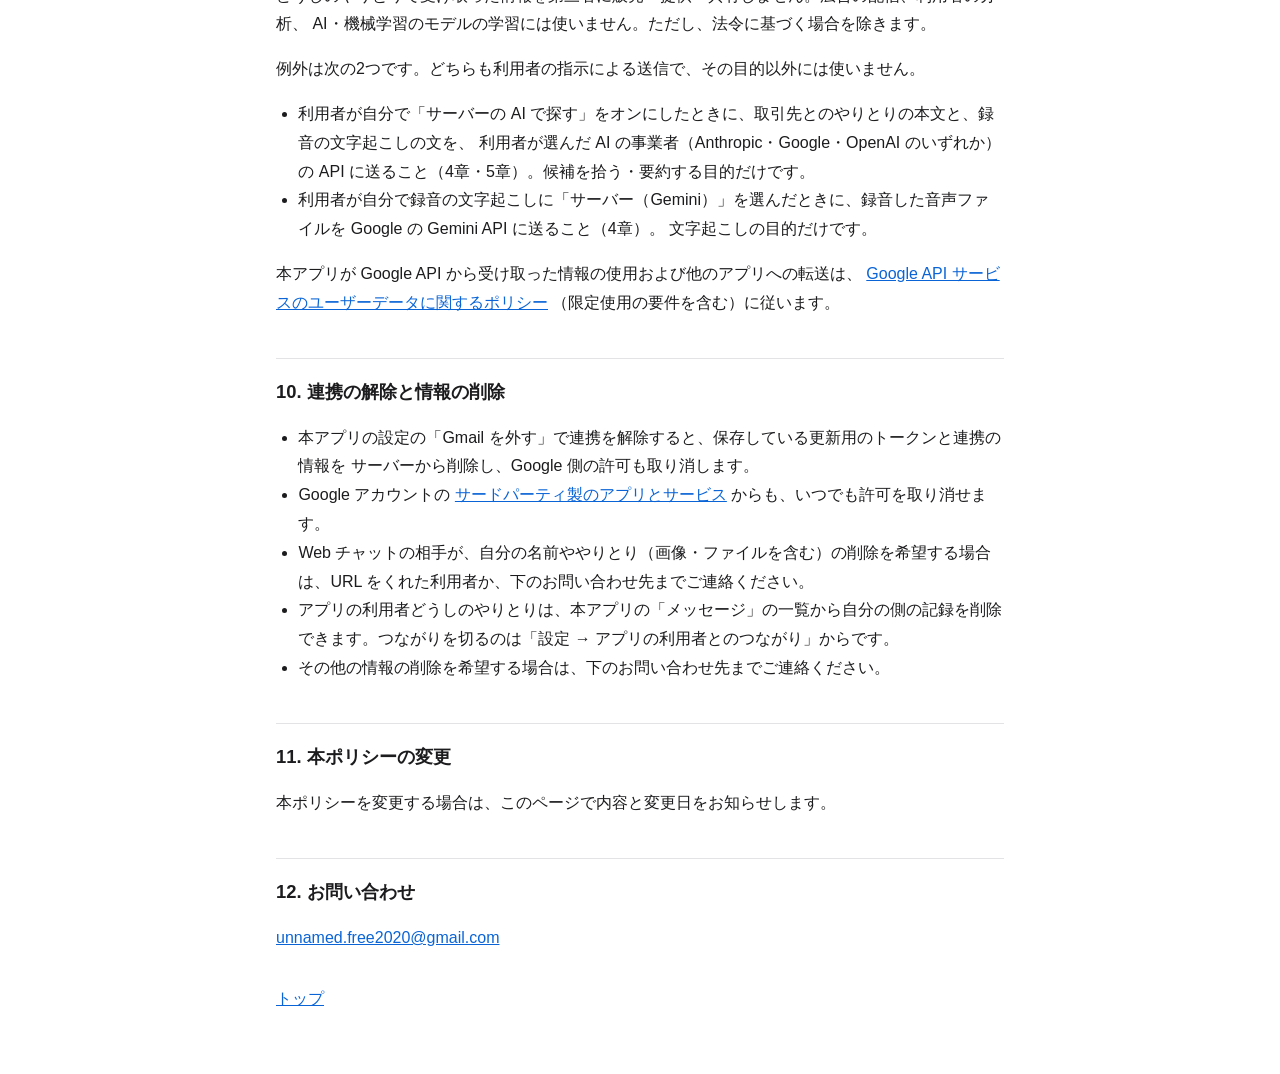
<file: privacy.html>
<!doctype html>
<html lang="ja">
<head>
  <meta charset="utf-8">
  <meta name="viewport" content="width=device-width, initial-scale=1">
  <title>プライバシーポリシー｜業務管理（GyomuKanri）</title>
  <link rel="stylesheet" href="style.css">
</head>
<body>
  <main>
    <h1>プライバシーポリシー</h1>
    <p class="muted">業務管理（GyomuKanri）／運営: unnamed　行方 浩太<br>制定日: 2026年10月3日／改定日: 2026年10月26日（予定の共有での「プライベート」「隠す」の予定の扱いを追記）<br>これまでの改定: 期限が近い候補を自分宛てにメールで知らせる機能、録音の文字起こし・要約と、その中の依頼・予定の抜き出し、「サーバーの AI で探す」と案件・予定・タスクに付けるファイル・録音の保存先、メッセージの相手の「ブロック」、「アプリの利用者どうしのメッセージ」、「予定の共有」、「メッセージ」の連携と「個人」「シークレット」、LINE の画像・動画・スタンプの表示、「Web チャット」と画像・ファイルの送受信、LINE の「既読」と Gmail から取り込むメールの範囲、LINE・メールで送る画像・動画・ファイルとやりとりの削除を追加</p>

    <p>
      unnamed　行方 浩太（以下「運営者」）は、iPhone / iPad / Mac 向けアプリ「業務管理（GyomuKanri）」
      （以下「本アプリ」）における利用者の情報の扱いを、以下のとおり定めます。
    </p>

    <h2>1. 本アプリについて</h2>
    <p>
      本アプリは、個人事業主が案件・支出・予定・請求書を管理するためのアプリです。
      現在は運営者本人が自分の業務のために使っており、一般には提供していません。
    </p>

    <h2>2. Google アカウントから取得する情報</h2>
    <p>本アプリは、利用者が Gmail との連携を許可したときに、次の情報を Google から受け取ります。</p>
    <ul>
      <li><strong>Google アカウントのメールアドレス</strong>（<code>openid</code> / <code>email</code>）… どの Gmail と連携しているかを画面に表示するため</li>
      <li><strong>Gmail でメールを送信する権限</strong>（<code>https://www.googleapis.com/auth/gmail.send</code>）… 下の3の目的のため</li>
      <li><strong>Gmail のメールを読む権限</strong>（<code>https://www.googleapis.com/auth/gmail.readonly</code>）… 下の3の目的のため。利用者が許可したときだけ</li>
    </ul>
    <p>
      本アプリは、メールを変更する・削除する権限は求めません。連絡先・カレンダーなど、上記以外の Google の情報には
      アクセスしません。
    </p>

    <h2>3. 情報の利用目的</h2>
    <p>
      Gmail の送信権限は、<strong>利用者が本アプリで日時を指定して予約した請求書のメールを、
      その日時に利用者の Gmail から送信するため</strong>に使います。送るメールの宛先・件名・本文・添付の
      請求書 PDF は、利用者が本アプリで作成・確認したものです。送信の控えとして、同じメールを利用者自身にも
      BCC で送ります。
    </p>
    <p>
      同じ送信権限で、利用者が設定で「期限が近い候補をメールで知らせる」をオンにしたときに限り、期限が48時間以内になった候補
      （メッセージや録音から拾った依頼・約束・予定の案。題名・日付・元の文の一部・取引先の名前）を<strong>利用者自身の Gmail アドレス宛て</strong>に
      1通にまとめて送ります。送り先は利用者自身だけで、1件につき1回です。この設定はいつでもオフにできます。
    </p>
    <p>
      Gmail の読む権限は、<strong>利用者が本アプリに登録したメールアドレス（取引先のアドレスと、
      「個人」の相手として登録したアドレス）が差出人・宛先・Cc のどれかに入っているメールだけ</strong>を本アプリの「メッセージ」に取り込み、
      相手ごとのやりとりとして表示するために使います。
      登録したアドレスが1つも入っていないメールは取り込みません。本アプリから返信したメールは、
      上の送信権限で利用者の Gmail から送ります。
    </p>

    <h2>4. 情報の保存と管理</h2>
    <ul>
      <li>
        Google から受け取った更新用のトークンは、<strong>AES-256-GCM で暗号化</strong>したうえで、本アプリの
        サーバー（Supabase）に保存します。利用者の端末やアプリの画面からは読めない場所に置き、
        メールの送信のときだけサーバーの中で使います。
      </li>
      <li>連携した Gmail のメールアドレスは、連携の状態を表示するために保存します。</li>
      <li>
        予約したメールの添付 PDF は、送信が終わるまでサーバーに保存し、送信の処理が終わったあとに削除します。
      </li>
      <li>
        「メッセージ」に取り込んだメールは、件名・本文・送受信の日時・相手のアドレスを本アプリのサーバーに保存します。
        受け取ったメールの添付ファイルの中身は保存しません。
      </li>
      <li>
        本アプリからメールで画像・動画・ファイルを送ると、そのファイルを本アプリのサーバー（Supabase Storage）に保存し、
        利用者の Gmail から添付ファイルとして送ります。送ったメールと添付ファイルは相手のメールサーバーに残り、本アプリからは消せません。
      </li>
      <li>
        案件・請求書・支出などの業務データは、本アプリのサーバー（Supabase）に保存し、
        利用者本人だけがアクセスできるように制限しています。
      </li>
      <li>
        案件・予定・タスクに利用者が付けたファイルと、本アプリで録音した音声は、本アプリのサーバー（Supabase Storage）に
        利用者本人だけが読み書きできる領域に保存します。利用者が削除するまで残り、付けた先の予定・タスク・案件を削除したときも一緒に削除します。
        録音した音声は、既定では<strong>利用者の端末の中で</strong>文字起こしします（Apple の音声認識。音声は端末から出ません）。
        利用者が設定で「サーバー（Gemini）で」を選んだとき、または録音の画面で「サーバー（Gemini）で文字起こし」を選んだときに限り、
        音声ファイルを Google の Gemini API に送って文字起こしします
        （送るのは文字起こしの目的だけで、Google が API 向けに公表しているデータの取り扱いに従います。送った音声は文字起こしが終わりしだい
        本アプリから削除を依頼し、依頼が届かなくても Google 側で 48 時間後に消えます。本アプリのサーバーには文字起こしの結果だけを保存します）。
        文字起こしの文の要約と、その中の依頼・予定の抜き出しは、5章の「候補」と同じ仕組みで行います ――
        「サーバーの AI で探す」がオフのあいだは端末の中で、オンのときは利用者が選んだ AI の事業者の API に文字起こしの文を送って行います。
        文字起こし・要約・抜き出した依頼は本アプリのサーバーに保存し、録音を削除すると一緒に削除します。
      </li>
    </ul>

    <h2>5. LINE 公式アカウント・Chatwork との連携</h2>
    <p>
      利用者が本アプリの設定で連携すると、取引先や個人の相手とのやりとりを本アプリの「メッセージ」にまとめて表示し、
      本アプリから返信できるようになります。
    </p>
    <ul>
      <li>
        <strong>LINE 公式アカウント</strong>: 利用者の公式アカウントに届いたメッセージ（本文・送信日時・相手の表示名と
        LINE のユーザー ID）を、LINE から本アプリのサーバーに受け取って保存します。画像・動画・スタンプ・ファイルの
        中身はサーバーに保存せず、取り出すための手がかり（スタンプの番号や、画像・動画の取り出し先）だけを保存します。画像と動画は、利用者が本アプリの会話を開いて表示するときに、その都度 LINE から
        取り寄せて利用者の端末に表示します（LINE 側で取り出せる期間を過ぎると表示できません）。スタンプの絵は、
        利用者の端末が LINE の配信サーバーから直接読み込みます。スタンプの絵や、LINE 以外の配信元にある画像・動画を
        端末が直接読み込むときは、通常のウェブ閲覧と同じく、端末の IP アドレスや読み込んだ時刻がその配信元に伝わります。
        読み込んだ画像・動画は、本アプリを開いているあいだだけ端末のメモリに置き、端末の記憶装置には残しません
        （動画の再生には一時ファイルを使い、再生の画面を閉じると削除します。削除できないまま終了したときは、次に本アプリを開いたときに削除します）。本アプリから返信すると、利用者の公式アカウントから相手に送ります。
        利用者が本アプリでその相手との会話を開いて読むと、相手の LINE に「既読」と表示されるよう LINE に知らせます。
        そのために、LINE がメッセージごとに渡す既読用の符号を本アプリのサーバーに保存し、知らせ終えたら削除します
        （読まれないまま 90 日が過ぎた符号も削除します。LINE 公式アカウントの「チャット」の設定がオンのときだけ働きます）。
      </li>
      <li>
        本アプリから LINE で画像・動画・ファイルを送ると、そのファイルを本アプリのサーバー（Supabase Storage）に保存し、
        LINE には<strong>そのファイルを取り出すための URL</strong>（推測できない鍵のついた、長い期間有効な URL）を渡します。
        PDF などのファイルは、ファイル名とダウンロードの URL を文で送ります。<strong>この URL を知っている人は、
        やりとりを削除するまでそのファイルを開けます</strong>。LINE が相手に届けたぶんは、相手の LINE に残ります。
      </li>
      <li>
        <strong>Chatwork</strong>: 利用者が参加しているルームのメッセージ（本文・送信日時・送信者名）を取り込んで保存します。
        本アプリから返信すると、利用者の Chatwork アカウントからそのルームに送ります。
      </li>
      <li>
        連携に使うチャネルシークレット・アクセストークン・API トークンは、<strong>AES-256-GCM で暗号化</strong>して
        本アプリのサーバーに保存し、メッセージの受け取り・取り込み・返信のときだけサーバーの中で使います。
        利用者の端末には保存しません。
      </li>
      <li>連携を外すと、保存しているトークンを削除します。取り込んだやりとりは、利用者が消すまで残ります。</li>
      <li>
        利用者は、本アプリの「メッセージ」の一覧から、相手ごとのやりとり（メッセージとメモ）を削除できます。
        削除すると、本アプリのサーバーからそのやりとりと、送った・受け取った画像やファイルの中身を削除し、LINE に渡した URL も開けなくなります。
        相手の LINE・メールに届いたぶんは相手の側に残ります。Web チャットのやりとりは、相手のページからも消えます。
        相手の登録（取引先への結び付けなど）は残ります。
      </li>
      <li>
        利用者は、相手ごとにやりとりを「ブロック」できます。ブロックしているあいだ、その相手から届いたメッセージは
        本アプリのサーバーに保存しません（LINE・Chatwork・メール）。Web チャットの相手には、ページに「見つかりません」と表示されます。
        アプリの利用者からのメッセージの扱いは 8 章に書きます。利用者からもその相手には送れません。ブロックする前のやりとり
        （受け取った画像・ファイルの中身を含む）は残り、消したいときは上の「削除」で消せます。解除すると、解除したあとに届く
        メッセージから受け取ります。ブロックしたことは相手に通知しません。
      </li>
      <li>
        本アプリは、取引先とのやりとりから「相手の依頼・自分の約束・打合せの予定」の候補を拾う機能を持ちます。
        通常は<strong>利用者の端末の中の AI</strong>（Apple のモデル）で判定し、本文は端末の外に出ません。
        利用者が設定で「サーバーの AI で探す」をオンにしたときに限り、<strong>取引先とのやりとりの本文</strong>（メールの引用部分と添付の中身を除く。
        個人・シークレットの相手のやりとりは含みません）を、利用者が選んだ事業者（Anthropic・Google・OpenAI のいずれか）の API に、
        候補を拾う目的だけで送ります。送った本文は本アプリのサーバーには別に保存せず、各社が API 向けに公表しているデータの取り扱いに従います
        （運営者は、入力をモデルの学習に使わないと公表されている有料の API を使います）。本アプリのサーバーには、使った量（通数・トークン数・金額の目安）だけを
        月ごとに記録し、利用者が決めた月の上限を超えると自動で止まります。この機能はいつでもオフにできます。
        案件・予定・タスクの録音を文字起こしした文の要約と、その中の依頼・予定の抜き出しも、この切り替えに従います（オフなら端末の中、
        オンなら同じ事業者の API に文字起こしの文を送ります。使った量は同じ月の上限で数えます。4章）。
      </li>
      <li>
        「シークレット」にしたチャットは、端末の Face ID・Touch ID・パスコードで鍵を開けるまで、本アプリの画面に
        名前や内容を表示しません。これは端末の画面での鍵で、やりとりはほかのメッセージと同じく本アプリのサーバーに保存されます。
      </li>
    </ul>

    <h2>6. 予定の共有</h2>
    <p>
      利用者は、本アプリで「予定の共有」の URL を作ることができます。共有の URL を知っている人は、
      利用者が本アプリに登録した予定の<strong>件名と日時</strong>を、カレンダーアプリまたは
      <a href="schedule.html">共有されたスケジュール</a>のページで見ることができます。
    </p>
    <ul>
      <li>共有するのは予定の件名と日時だけです。場所・メモ・取引先・案件・請求書などの情報は含みません。</li>
      <li>
        「プライベート」にした予定は、共有の URL ごとに「プライベートの予定も含める」を選んだときだけ共有します（既定では含めません）。
        「隠す」にした予定は、どの共有の URL にも含めません。
      </li>
      <li>共有の URL には推測できない合言葉が含まれます。URL を渡す相手は利用者が決めます。</li>
      <li>
        利用者が共有をやめると、その URL では直ちに予定を見られなくなります。ただし、相手のカレンダーアプリに
        すでに取り込まれた予定は、そのアプリが次に更新するまで相手の側に残ることがあります。
      </li>
      <li>共有されたスケジュールのページは、アクセス解析や広告のための仕組みを使っていません。</li>
    </ul>

    <h2>7. Web チャット</h2>
    <p>
      利用者は、本アプリで取引先・案件・個人の相手ごとに「Web チャット」の URL を作り、相手に渡すことができます。
      URL を受け取った人（以下「相手」）は、本アプリを入れずに、ブラウザの<a href="chat.html">チャットのページ</a>で
      利用者とやりとりできます。
    </p>
    <ul>
      <li>
        相手が入れた名前と、相手と利用者が送ったメッセージの本文・日時を本アプリのサーバーに保存し、利用者の本アプリに表示します。
        相手が見られるのは、その URL でのやりとりだけです。利用者のほかのメッセージ・メモ・業務データは見えません。
      </li>
      <li>
        相手のページが新しいメッセージを読み込むと、利用者の本アプリにそのメッセージが「既読」と表示されます。
        利用者が読んだメッセージも、相手のページに「既読」と表示されます。相手のページが最後に読み込んだ時刻は、利用者が確認できます。
      </li>
      <li>
        URL には推測できない合言葉が含まれます。利用者が設定した場合は、さらに6桁の数字の合言葉を入れないと開けません。
        数字の合言葉は、元に戻せない形（ハッシュ）でだけサーバーに保存します。合言葉を入れたブラウザには、30日間有効な入場券を
        ブラウザの保存領域に置きます。
      </li>
      <li>
        相手と利用者は、画像（10MB まで）とファイル（PDF・Word・Excel・PowerPoint・テキスト・CSV・ZIP。20MB まで）も送れます。
        画像とファイルは、LINE の場合と違い、<strong>中身を本アプリのサーバー（Supabase Storage）に保存</strong>します。
        相手のページや本アプリから送る写真は、送る前に縮小して描き直し、撮影した場所などの写真に含まれる情報を取り除きます（GIF と、相手のブラウザが読み取れない形式の画像は、そのまま送られます）。
        保存した画像・ファイルを開くときは、その都度、数分だけ有効な URL を発行します。
      </li>
      <li>利用者が URL を止めると、その URL ではやりとりを見られなくなります。やりとりの記録（画像・ファイルを含む）は利用者の本アプリに残ります。</li>
      <li>
        チャットのページとの通信の記録（IP アドレス・日時など）は、本アプリのサーバー（Supabase）とページの配信元（GitHub Pages）の
        仕組みとして一定期間残ることがあります。チャットのページは、アクセス解析や広告のための仕組みを使っていません。
      </li>
    </ul>

    <h2>8. アプリの利用者どうしのメッセージ</h2>
    <p>
      利用者は、本アプリを使っているほかの人（以下「相手の利用者」）を招待し、LINE などの外部サービスを介さずに、
      お互いの本アプリの中でやりとりできます。招待は URL と 8 文字のコードで行い、作られてから 24 時間で期限が切れ、1回だけ使えます。
    </p>
    <ul>
      <li>
        招待のとき、利用者と相手の利用者はそれぞれ「相手に見せる名前」を入力します。この名前と、お互いが送ったメッセージの本文・日時・
        画像（10MB まで）・動画（50MB まで）・ファイル（20MB まで）を本アプリのサーバー（Supabase。画像・動画・ファイルは Supabase Storage）に保存し、
        それぞれの本アプリに表示します。メッセージは<strong>送った人と受け取った人の両方の記録として</strong>保存されます（どちらか一方が消しても、もう一方の記録は残ります）。
      </li>
      <li>
        相手の利用者が見られるのは、その人とのやりとりだけです。利用者のほかのメッセージ・取引先・案件・請求書などの業務データは見えません。
        利用者のアカウントの情報（メールアドレスなど）も相手の利用者には渡しません。相手の利用者を見分けるために、本アプリのサーバーは
        双方のアカウントの識別子（ID）を使います。
      </li>
      <li>
        お互いのメッセージには「既読」が表示されます（相手の利用者が本アプリでそのメッセージを読み込んだとき）。
      </li>
      <li>
        つながりは、どちらの利用者からでも切ることができます。切ったあとは新しいメッセージを送れませんが、それまでのやりとりはそれぞれの本アプリに残ります。
        やりとりを消したいときは、本アプリの「メッセージ」の一覧から削除してください（自分の側の記録と、自分だけが持っている画像・ファイルの中身を消します。
        相手の利用者の側の記録は消えません）。
      </li>
      <li>
        利用者が相手の利用者をブロックすると、相手の利用者が送ったメッセージは<strong>利用者の側の記録として保存されません</strong>
        （相手の利用者の側には送った記録として残り、「既読」は付きません）。利用者からもその相手には送れなくなります。
        ブロックしたことは相手の利用者に通知しません。解除すると、解除したあとに届くメッセージから受け取ります。
      </li>
      <li>
        招待の URL とコードは、元に戻せない形（ハッシュ）でだけサーバーに保存します。URL とコードを知っている人は誰でも招待を受けられるので、
        ほかの人に転送しないでください。
      </li>
      <li>
        本アプリを開いているあいだ、新しいメッセージをすぐに表示するために本アプリのサーバーと常時接続（Supabase Realtime）します。
        プッシュ通知は使いません。
      </li>
    </ul>

    <h2>9. 第三者への提供</h2>
    <p>
      運営者は、Google・LINE・Chatwork から受け取った情報と、Web チャットの相手やアプリの利用者どうしのやりとりで受け取った情報を第三者に販売・提供・共有しません。広告の配信、利用者の分析、
      AI・機械学習のモデルの学習には使いません。ただし、法令に基づく場合を除きます。
    </p>
    <p>
      例外は次の2つです。どちらも利用者の指示による送信で、その目的以外には使いません。
    </p>
    <ul>
      <li>利用者が自分で「サーバーの AI で探す」をオンにしたときに、取引先とのやりとりの本文と、録音の文字起こしの文を、
        利用者が選んだ AI の事業者（Anthropic・Google・OpenAI のいずれか）の API に送ること（4章・5章）。候補を拾う・要約する目的だけです。</li>
      <li>利用者が自分で録音の文字起こしに「サーバー（Gemini）」を選んだときに、録音した音声ファイルを Google の Gemini API に送ること（4章）。
        文字起こしの目的だけです。</li>
    </ul>
    <p>
    </p>
    <p>
      本アプリが Google API から受け取った情報の使用および他のアプリへの転送は、
      <a href="https://developers.google.com/terms/api-services-user-data-policy" rel="noopener">Google API サービスのユーザーデータに関するポリシー</a>
      （限定使用の要件を含む）に従います。
    </p>

    <h2>10. 連携の解除と情報の削除</h2>
    <ul>
      <li>
        本アプリの設定の「Gmail を外す」で連携を解除すると、保存している更新用のトークンと連携の情報を
        サーバーから削除し、Google 側の許可も取り消します。
      </li>
      <li>
        Google アカウントの
        <a href="https://myaccount.google.com/connections" rel="noopener">サードパーティ製のアプリとサービス</a>
        からも、いつでも許可を取り消せます。
      </li>
      <li>Web チャットの相手が、自分の名前ややりとり（画像・ファイルを含む）の削除を希望する場合は、URL をくれた利用者か、下のお問い合わせ先までご連絡ください。</li>
      <li>アプリの利用者どうしのやりとりは、本アプリの「メッセージ」の一覧から自分の側の記録を削除できます。つながりを切るのは「設定 → アプリの利用者とのつながり」からです。</li>
      <li>その他の情報の削除を希望する場合は、下のお問い合わせ先までご連絡ください。</li>
    </ul>

    <h2>11. 本ポリシーの変更</h2>
    <p>本ポリシーを変更する場合は、このページで内容と変更日をお知らせします。</p>

    <h2>12. お問い合わせ</h2>
    <p><a href="mailto:unnamed.free2020@gmail.com">unnamed.free2020@gmail.com</a></p>

    <nav>
      <a href="index.html">トップ</a>
    </nav>
  </main>
</body>
</html>
</file>
<file: style.css>
:root {
  --bg: #ffffff;
  --text: #1c1c1e;
  --muted: #5f6368;
  --rule: #e3e3e6;
  --accent: #0a64d6;
}

@media (prefers-color-scheme: dark) {
  :root {
    --bg: #121214;
    --text: #f2f2f5;
    --muted: #a5a5ab;
    --rule: #2c2c30;
    --accent: #5aa2ff;
  }
}

* { box-sizing: border-box; }

body {
  margin: 0;
  background: var(--bg);
  color: var(--text);
  font-family: -apple-system, BlinkMacSystemFont, "Hiragino Sans", "Hiragino Kaku Gothic ProN",
    "Noto Sans JP", "Yu Gothic", sans-serif;
  line-height: 1.8;
}

main {
  max-width: 760px;
  margin: 0 auto;
  padding: 40px 16px 64px;
}

h1 { font-size: 1.6rem; line-height: 1.4; margin: 0 0 8px; }
h2 { font-size: 1.15rem; margin: 40px 0 8px; padding-top: 16px; border-top: 1px solid var(--rule); }
p, li { font-size: 1rem; }
ul { padding-left: 1.4em; }
a { color: var(--accent); }
.muted { color: var(--muted); font-size: 0.9rem; }
nav { margin-top: 32px; }
nav a { margin-right: 16px; }
</file>
